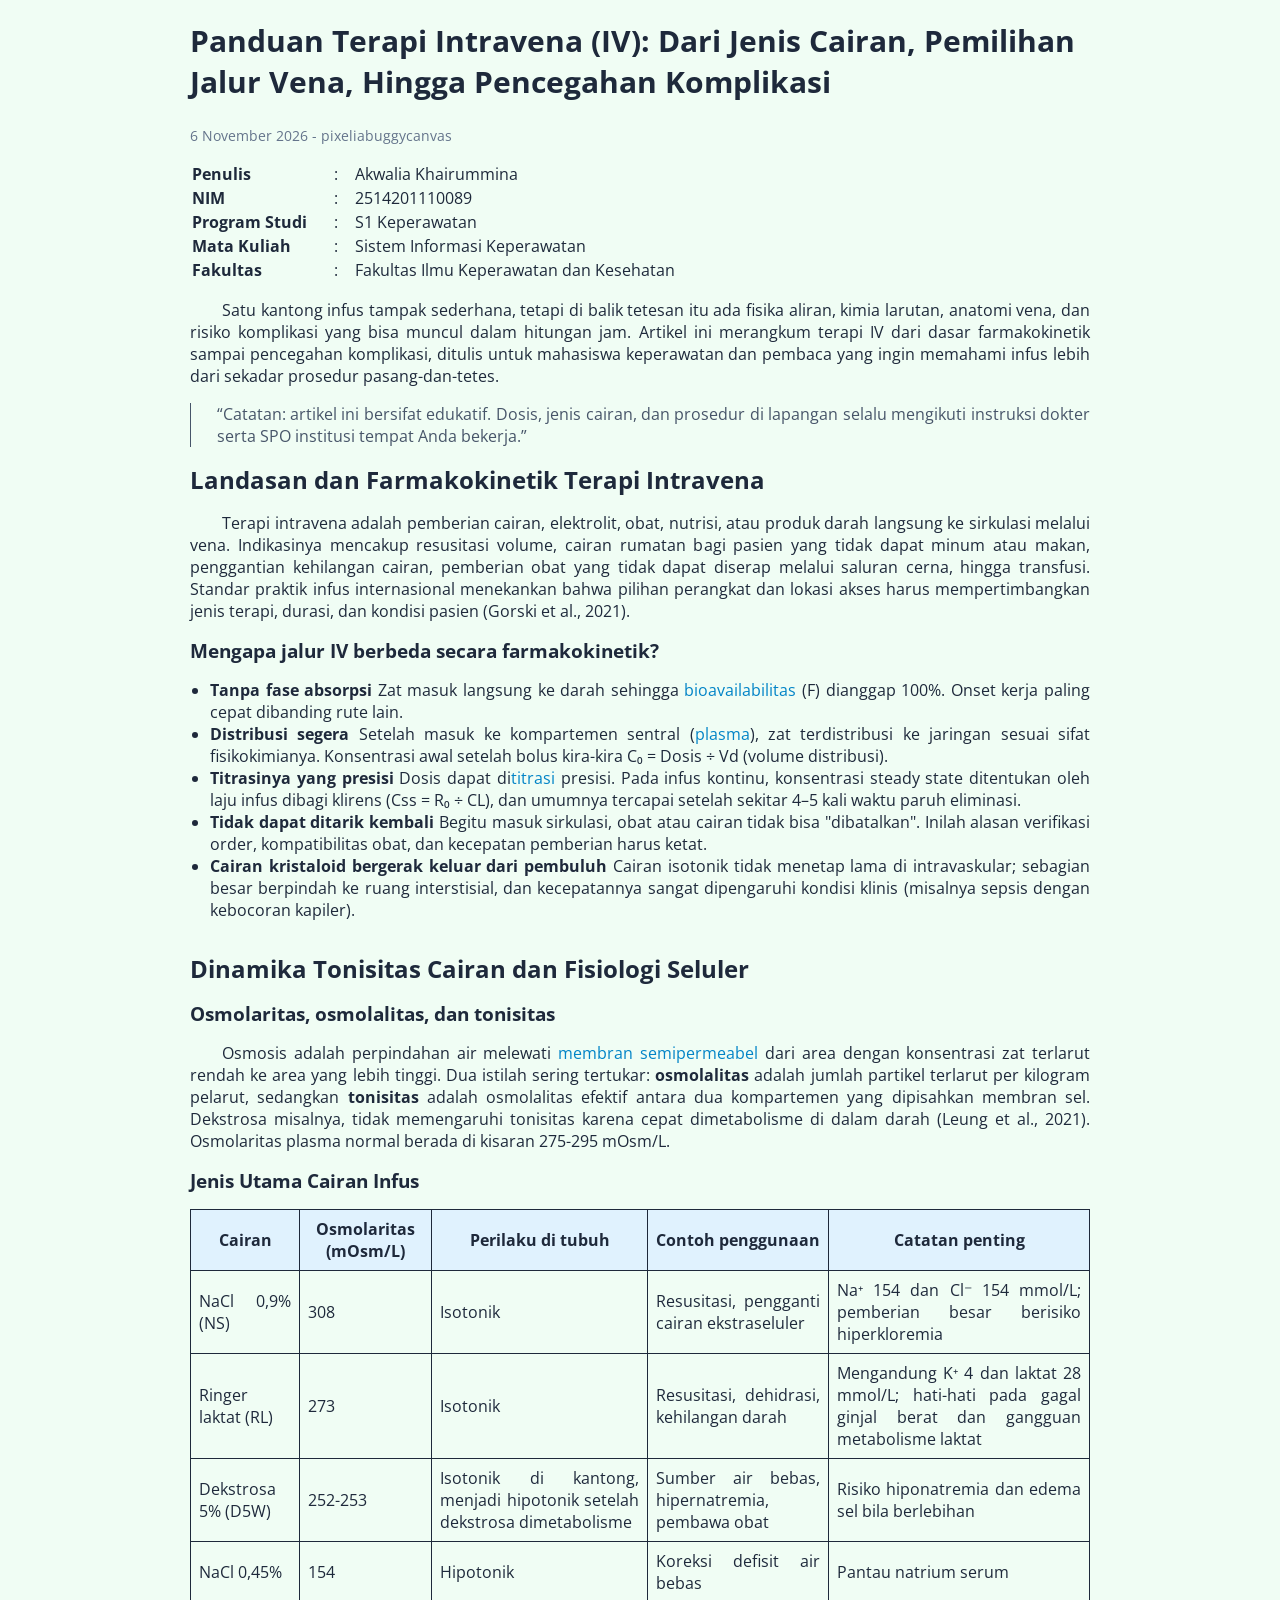
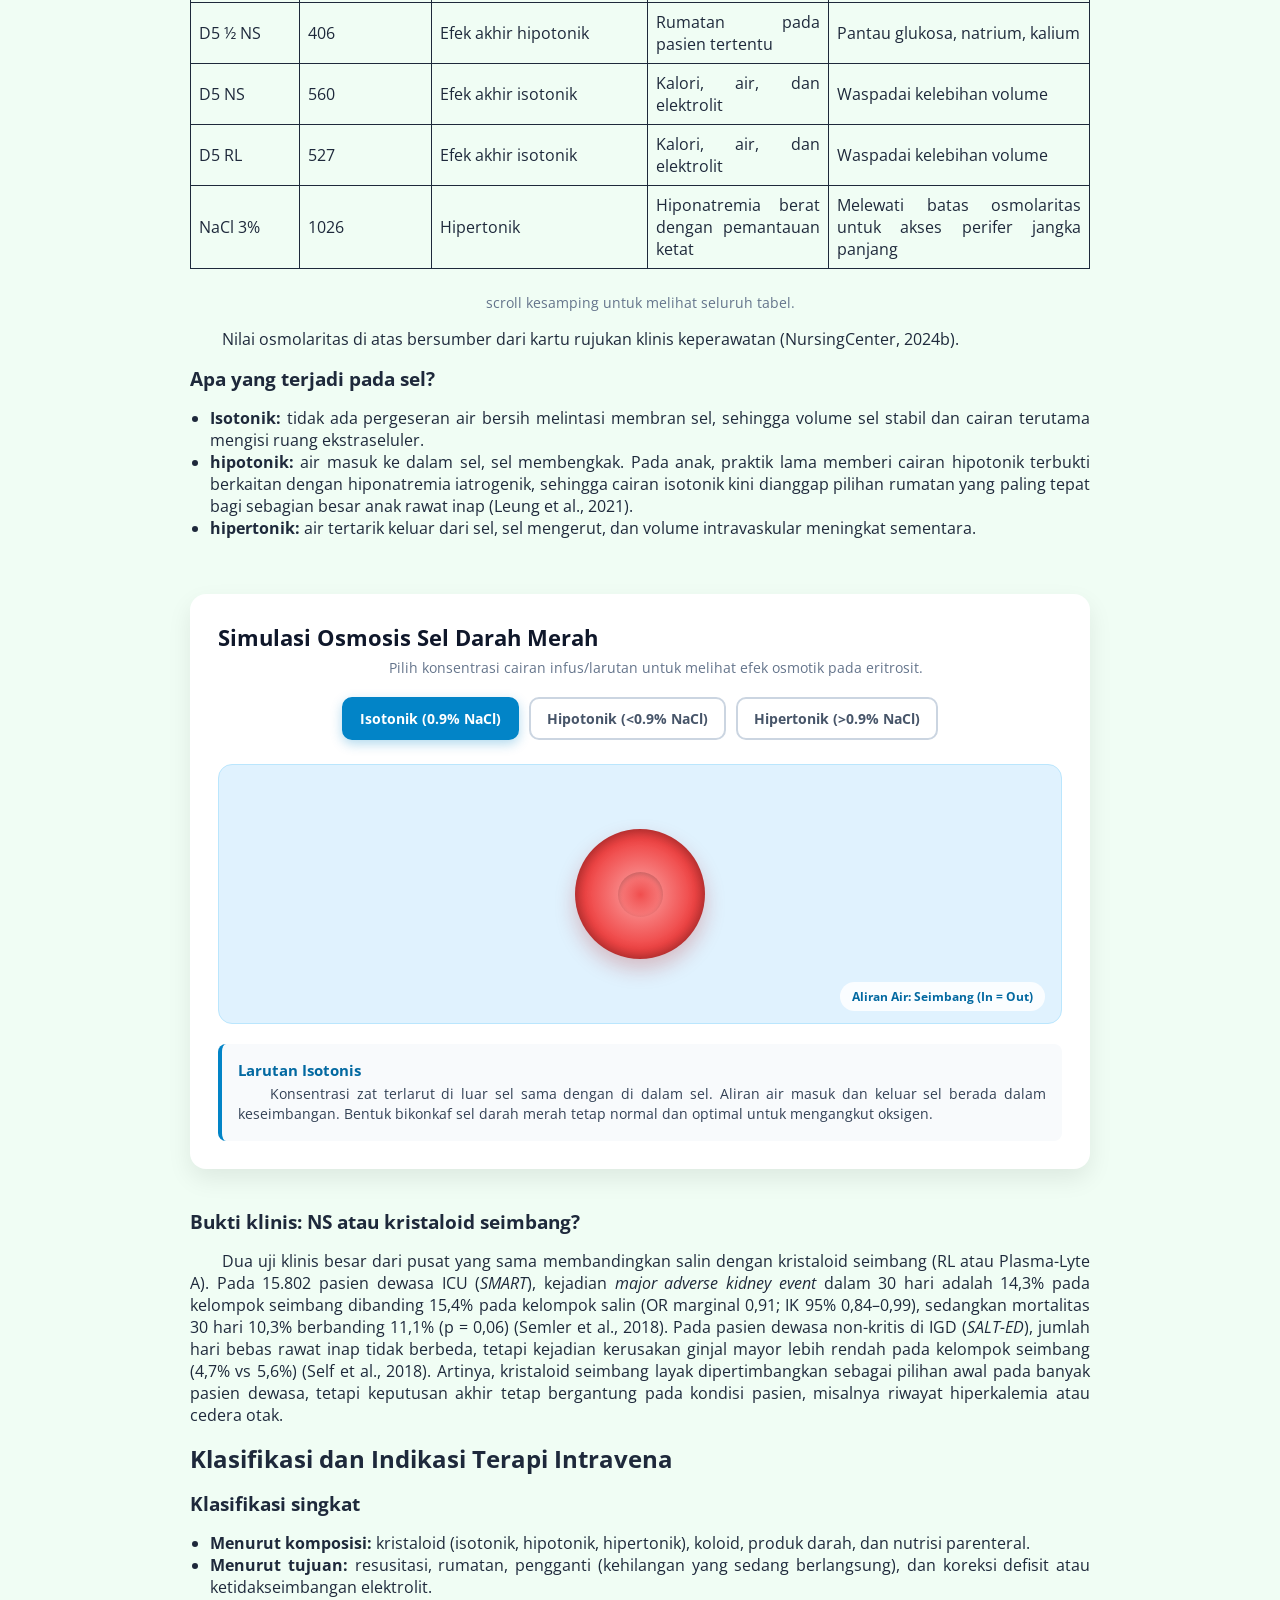
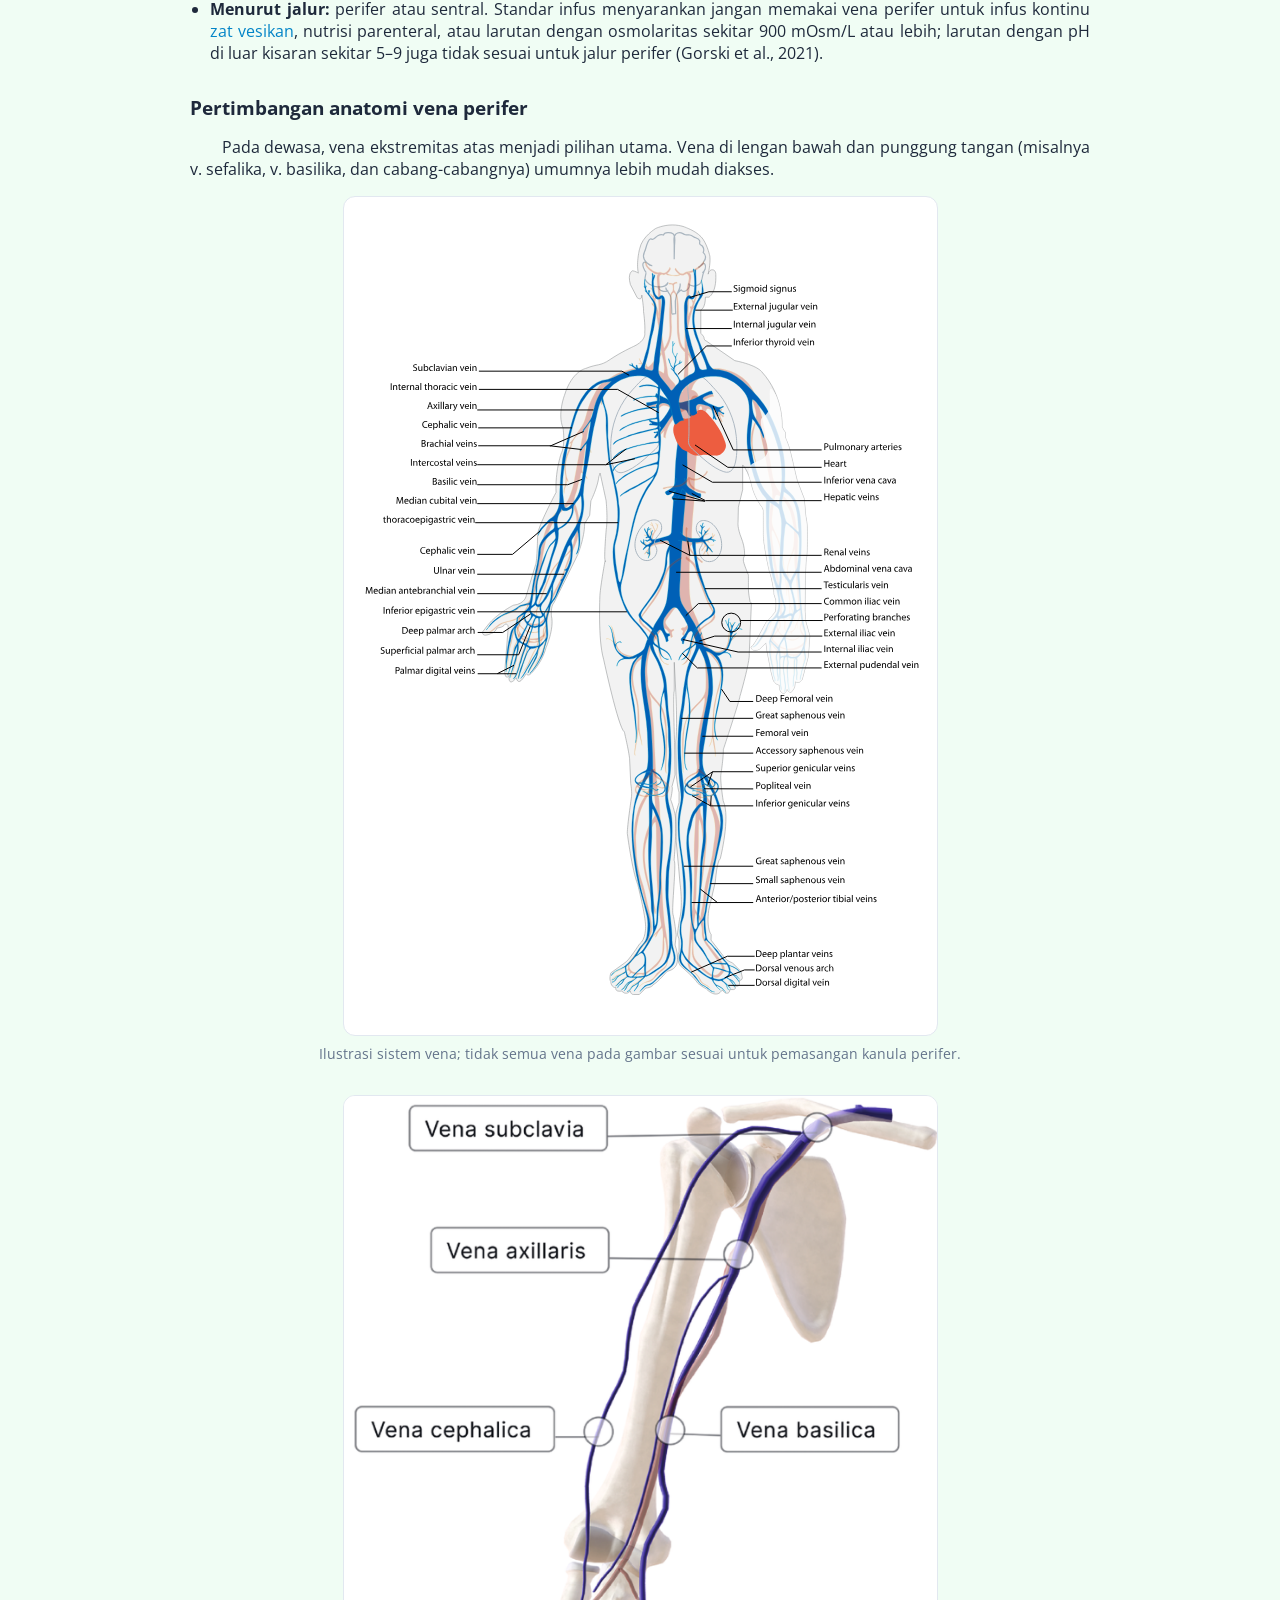
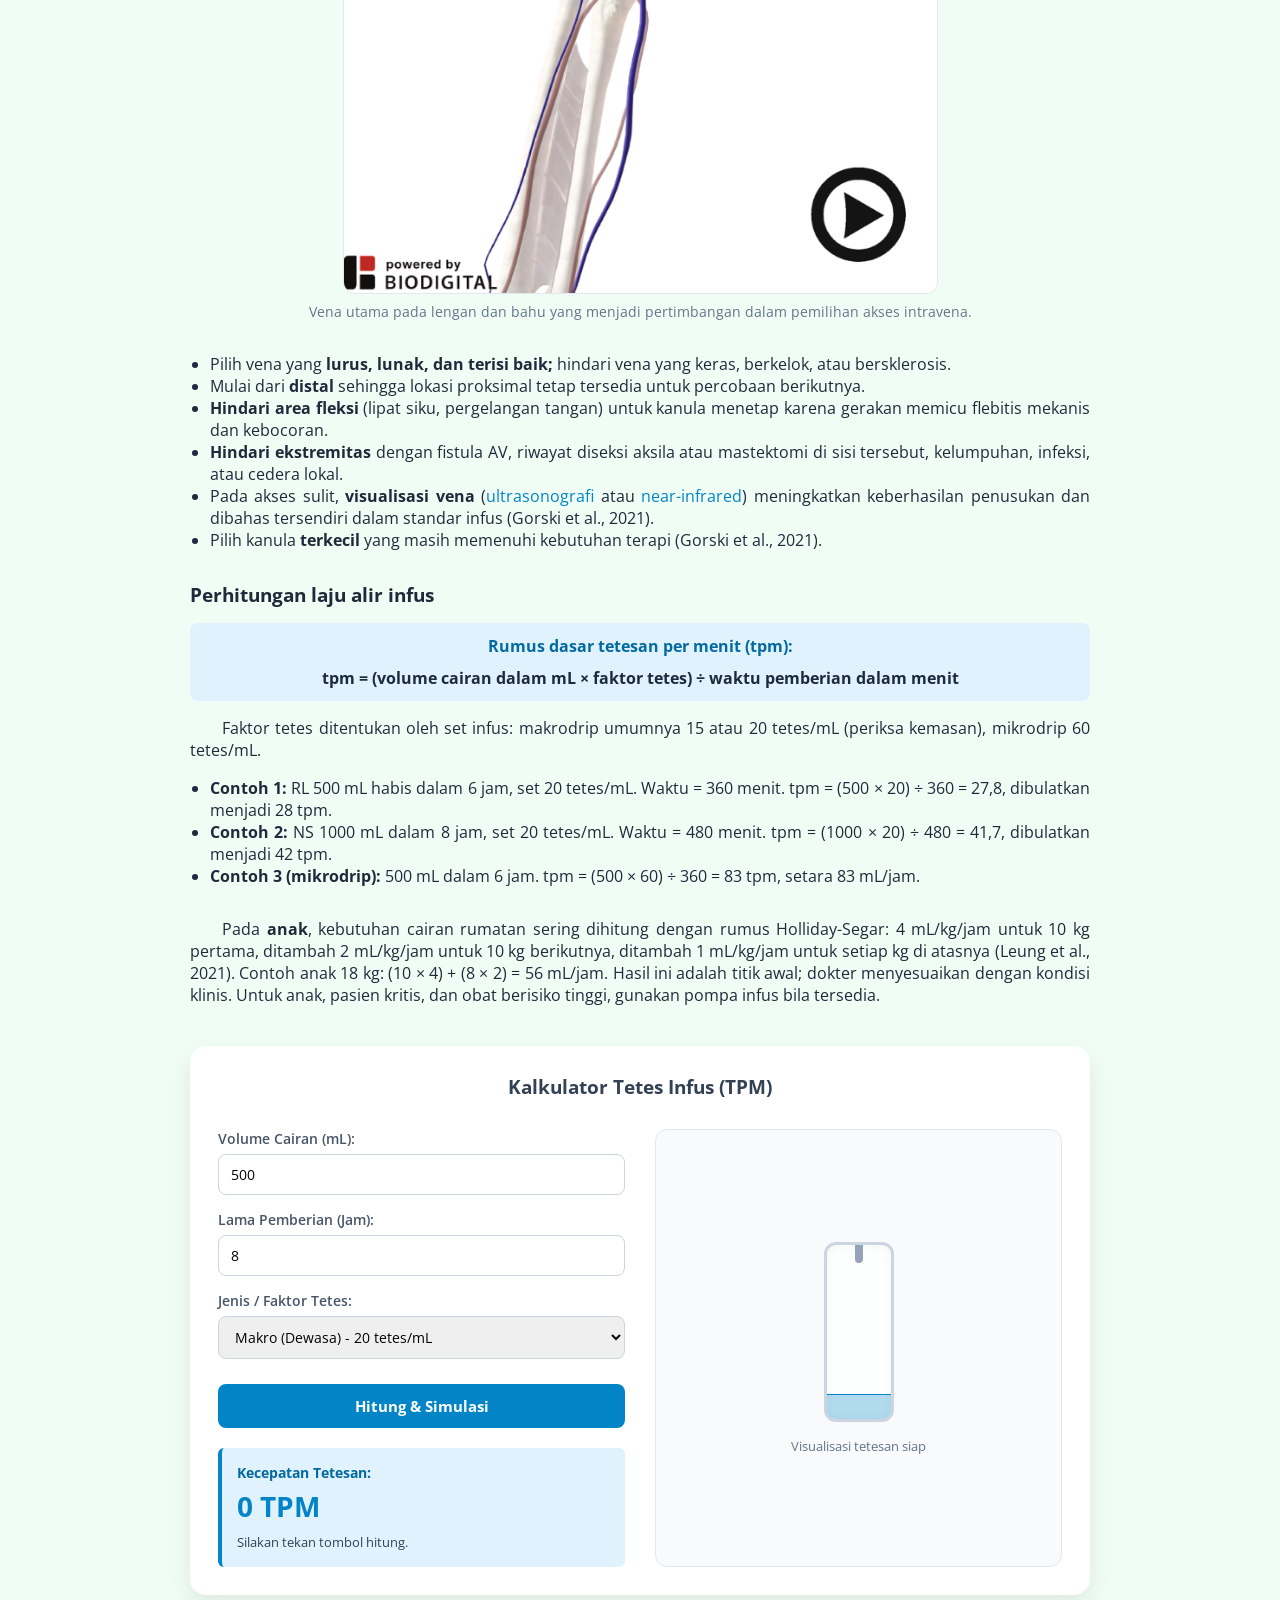
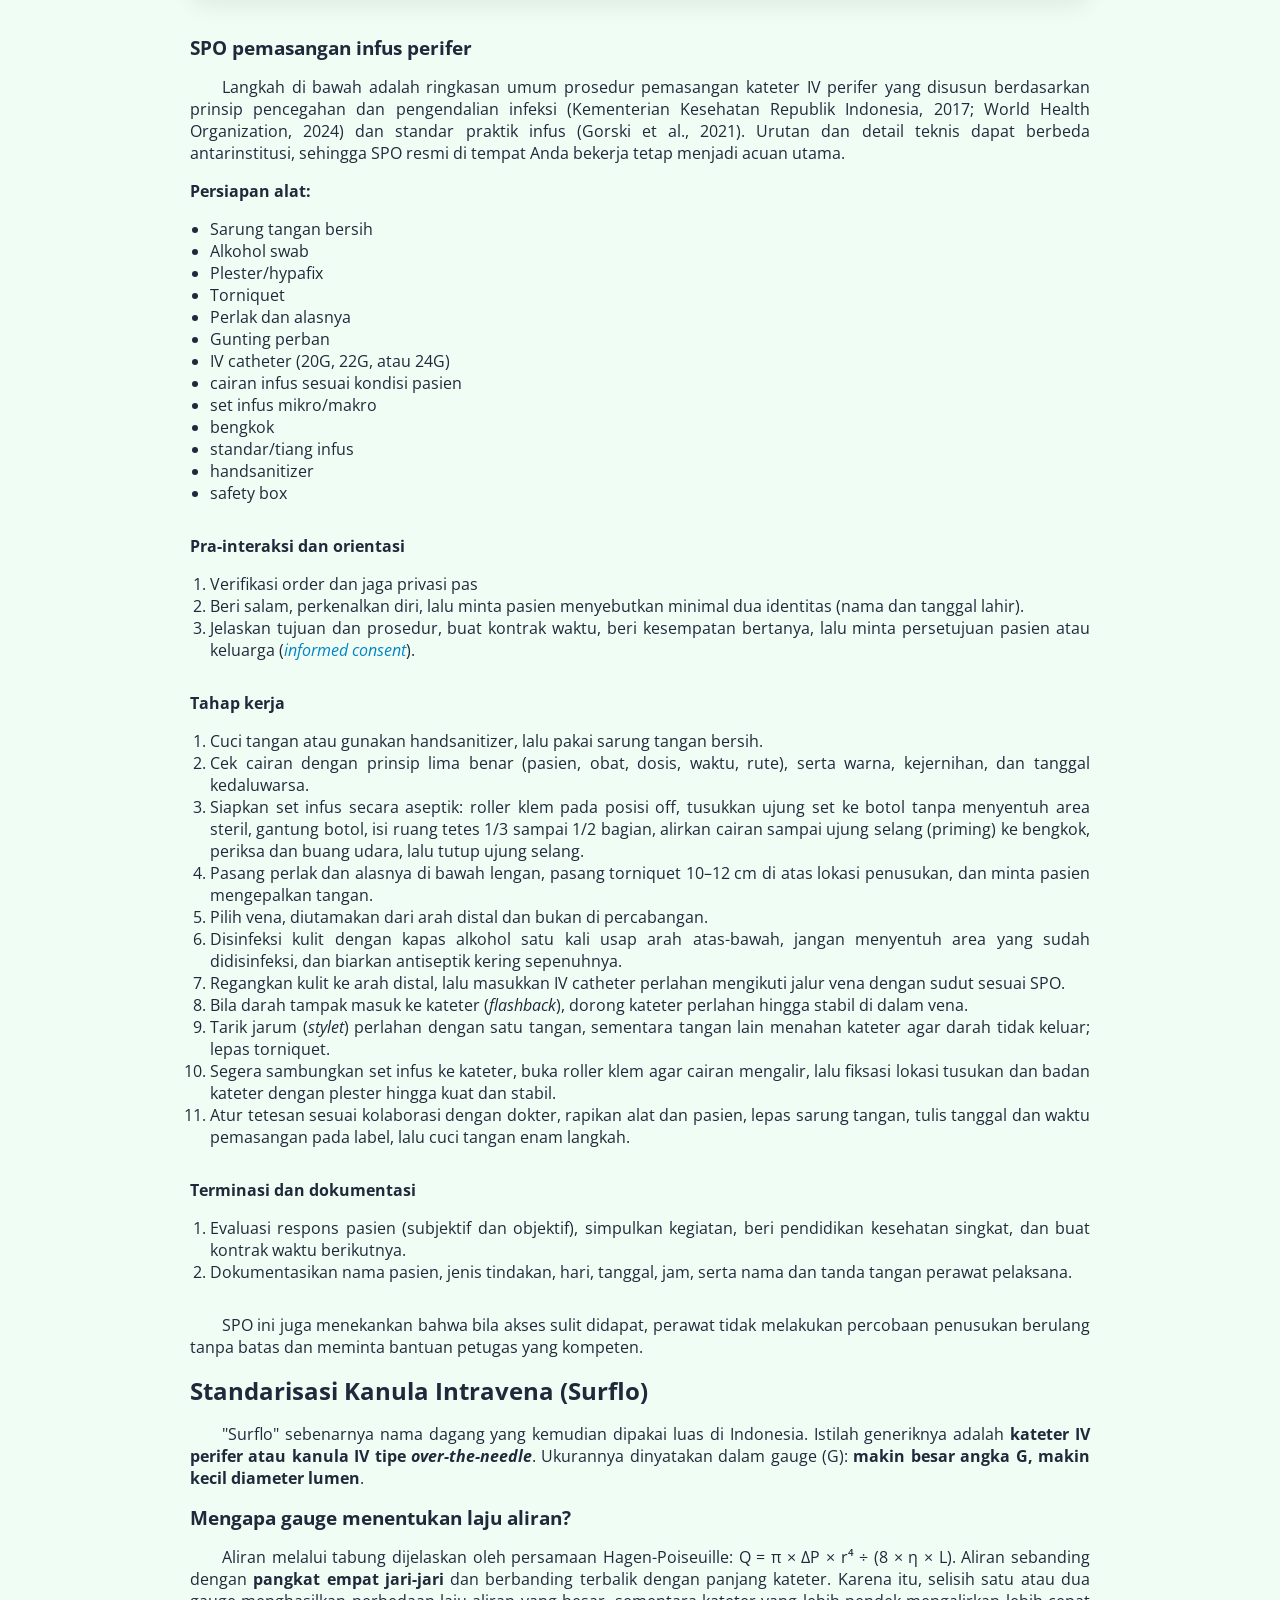
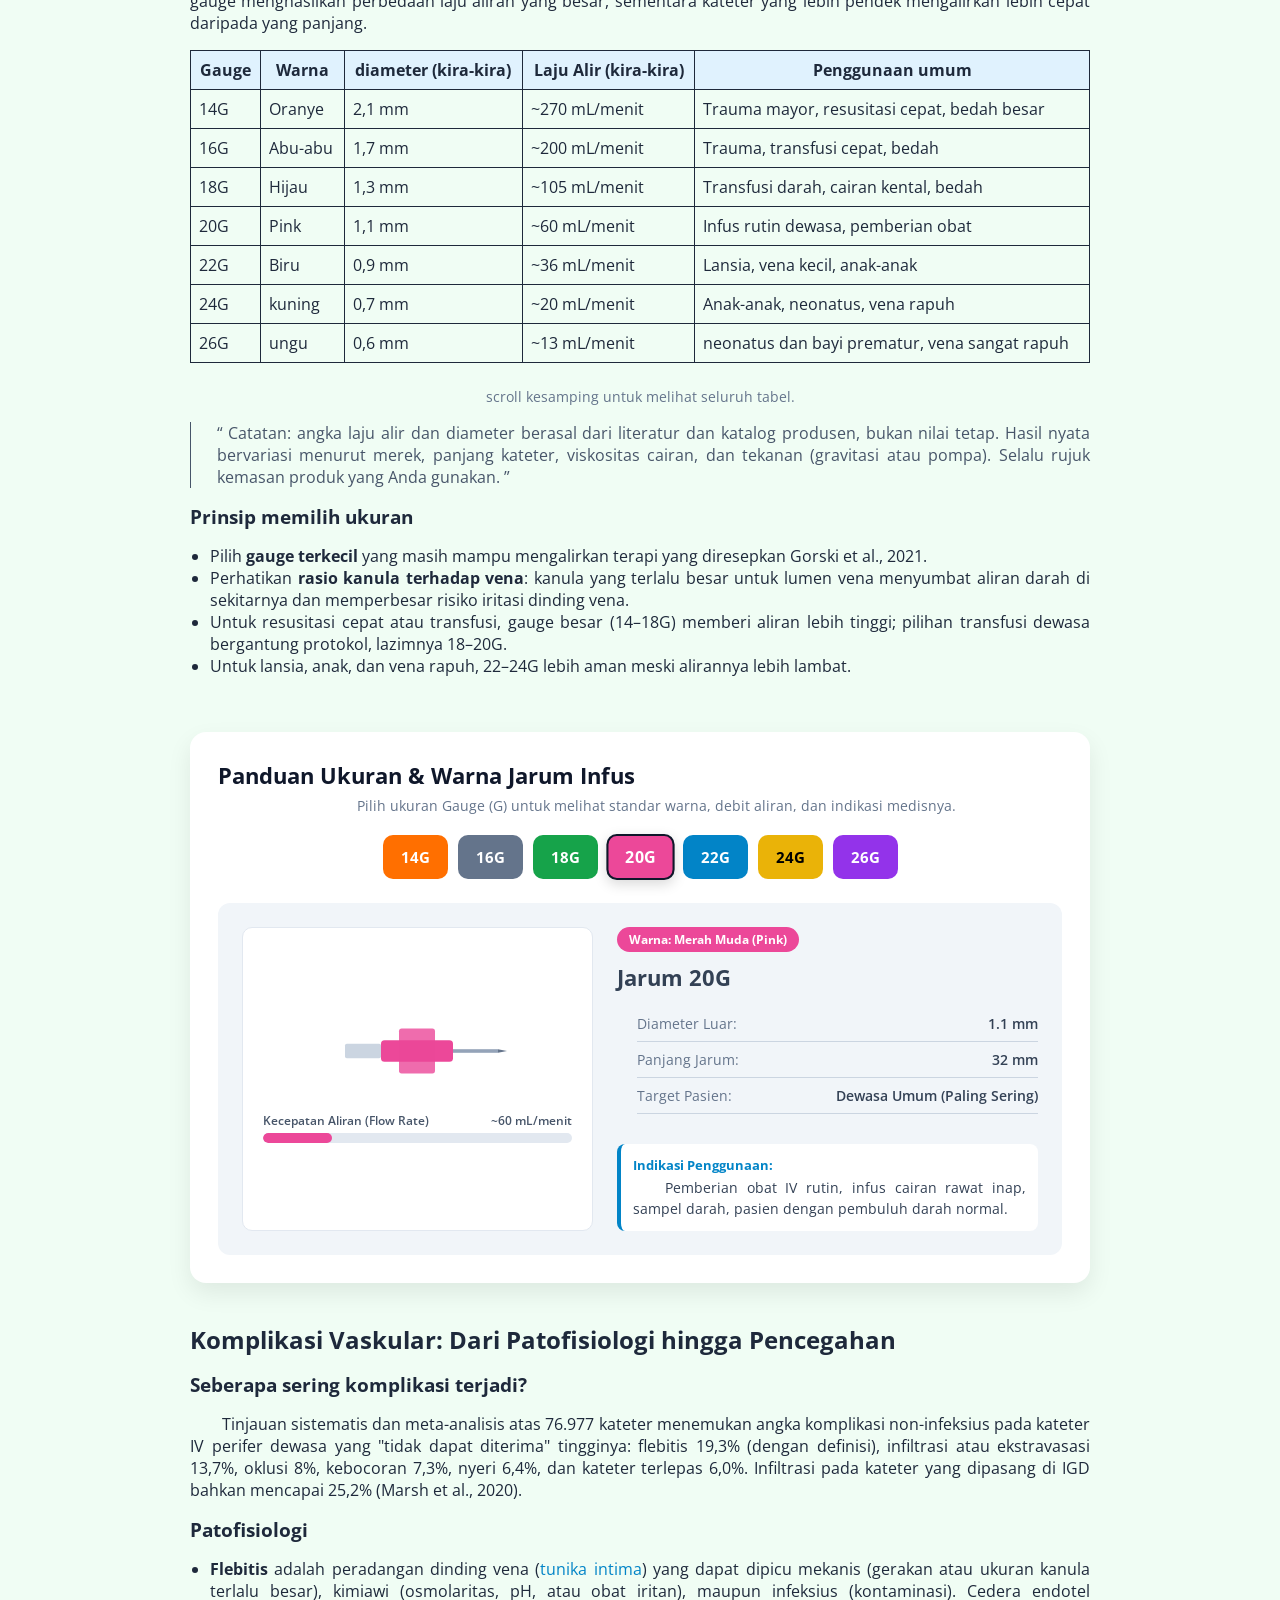
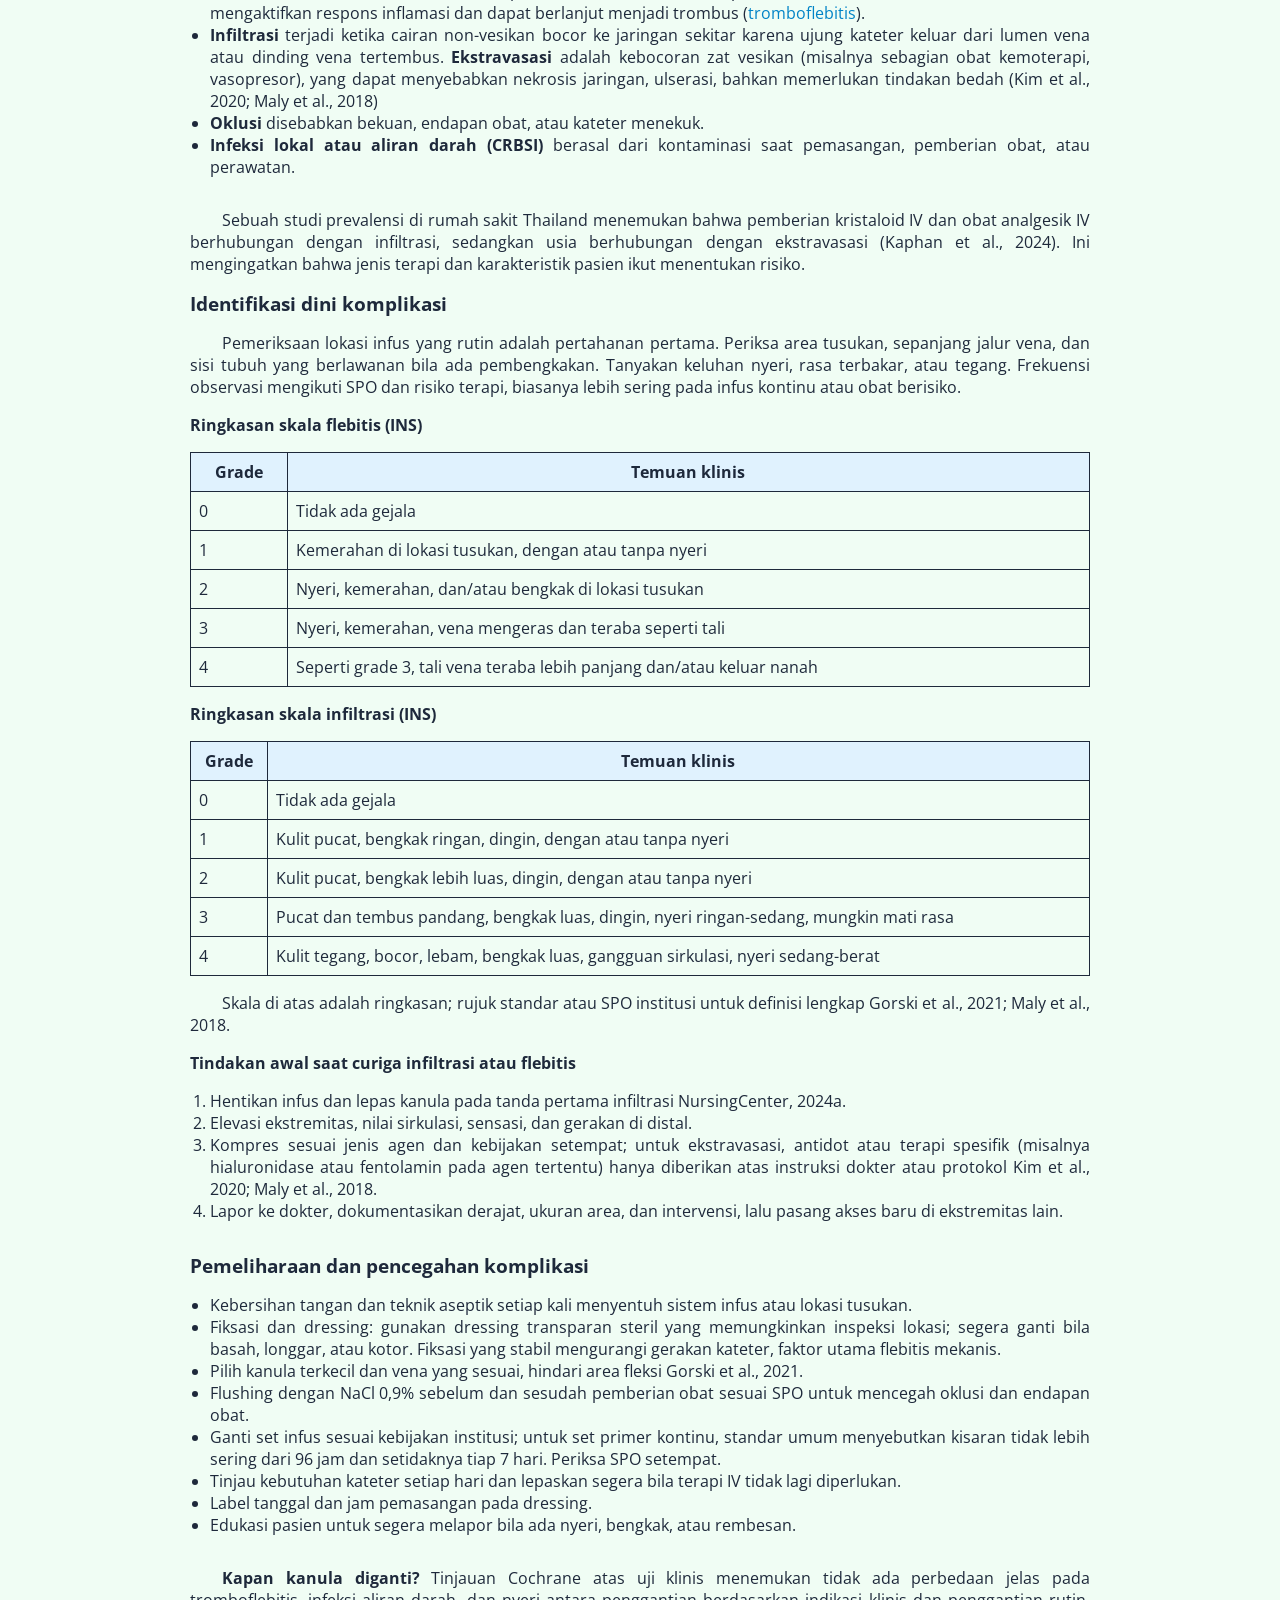
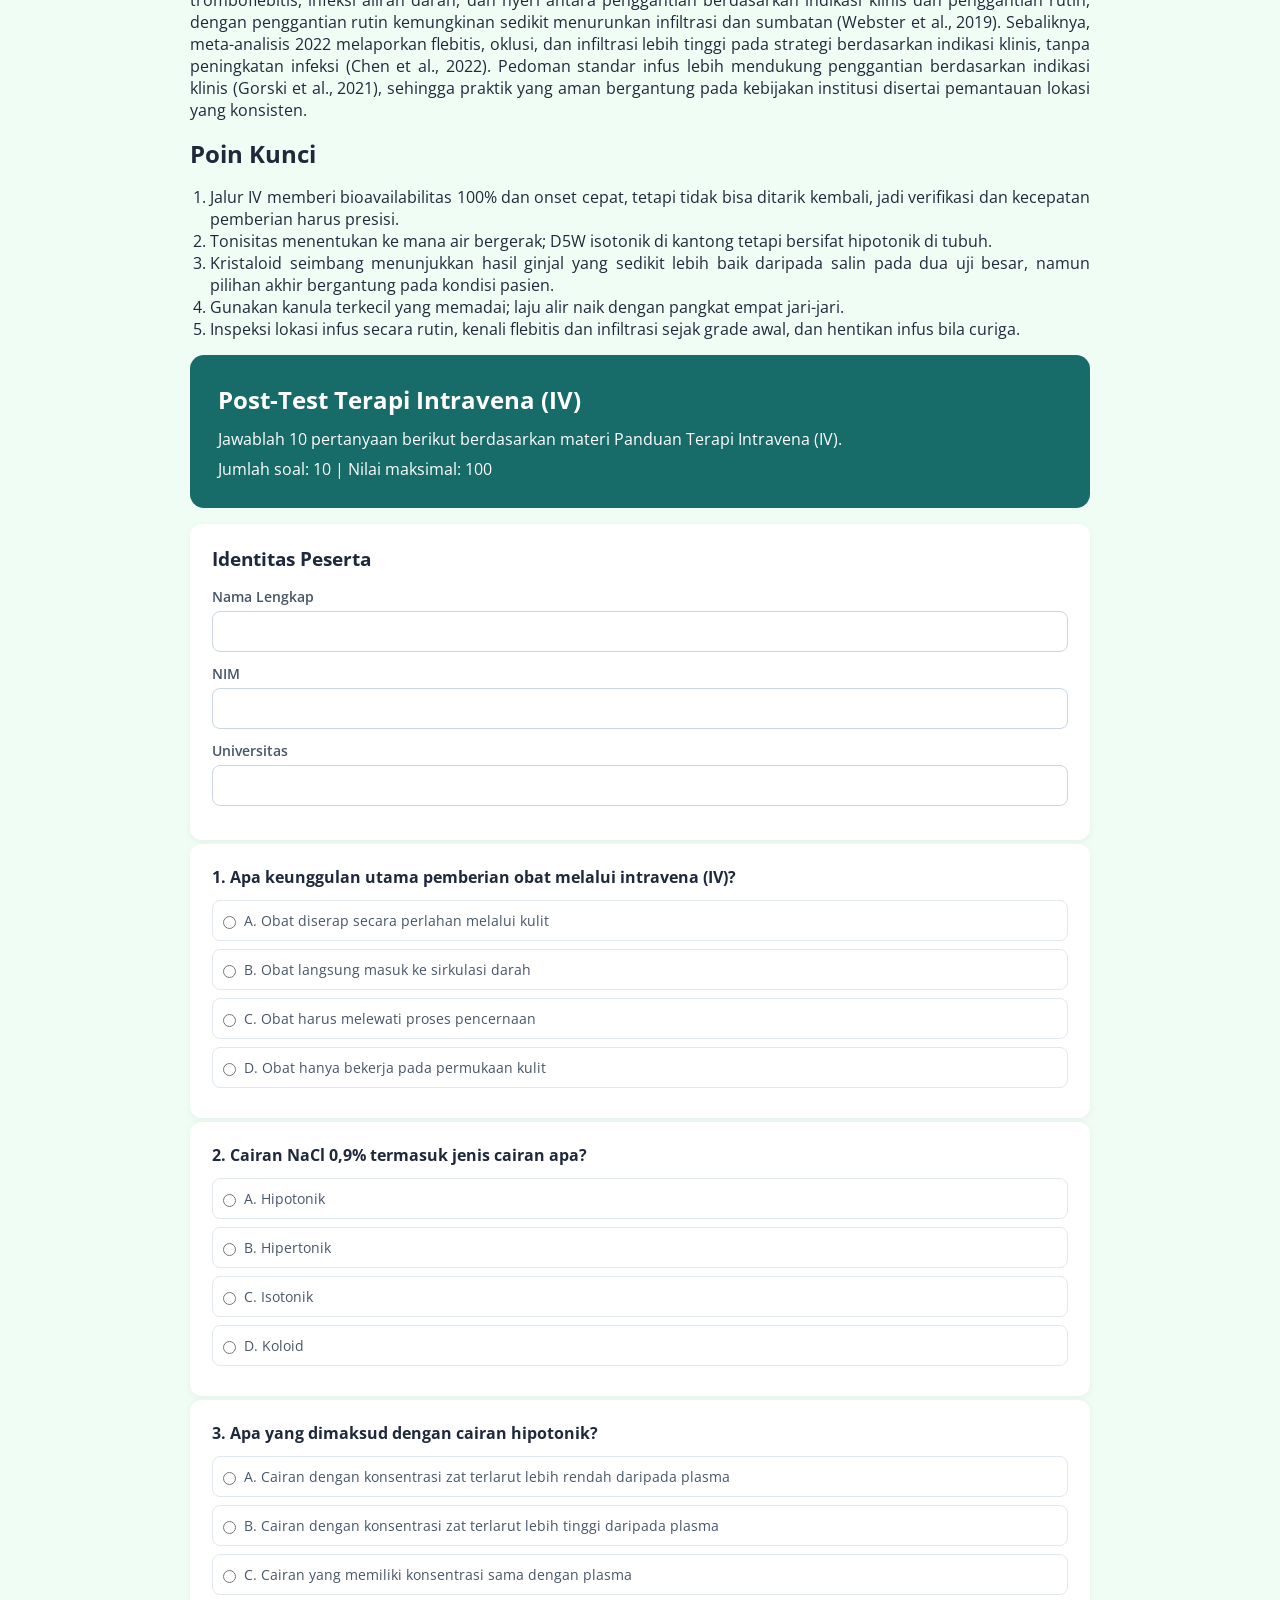
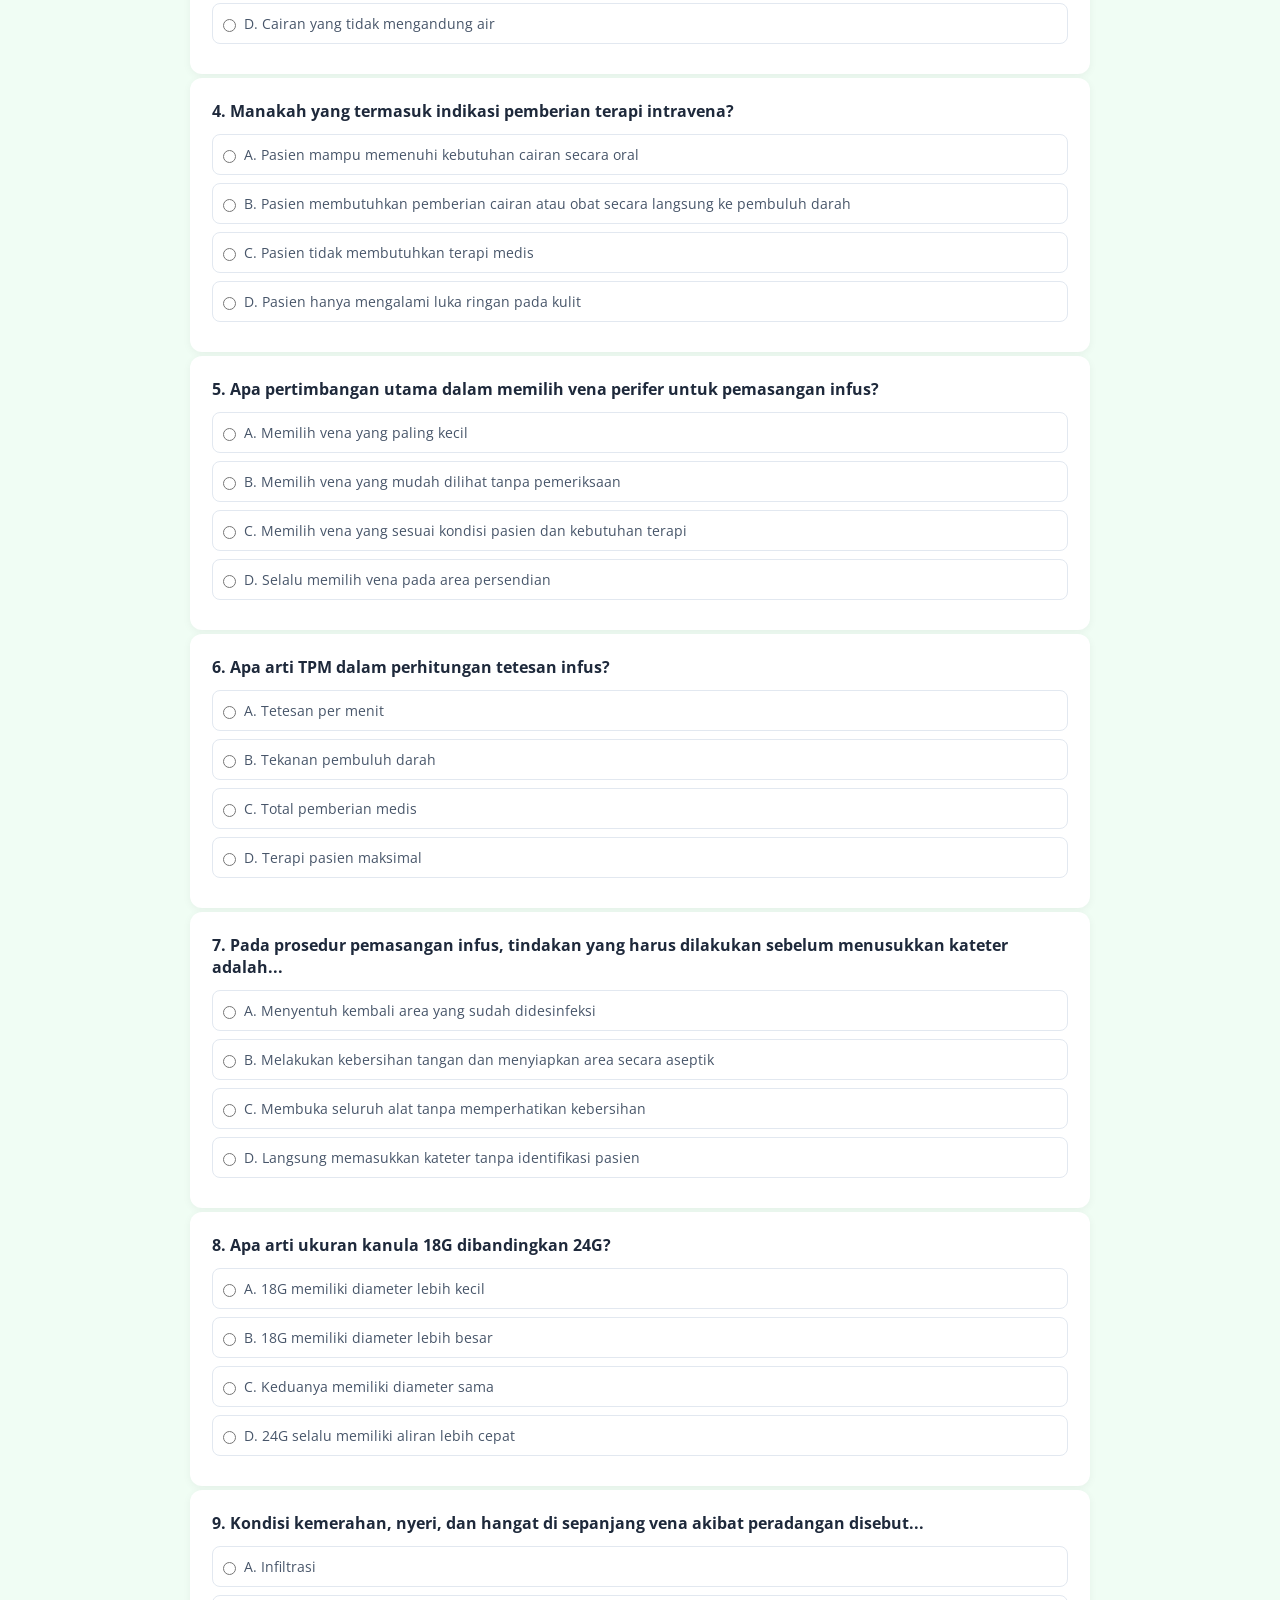
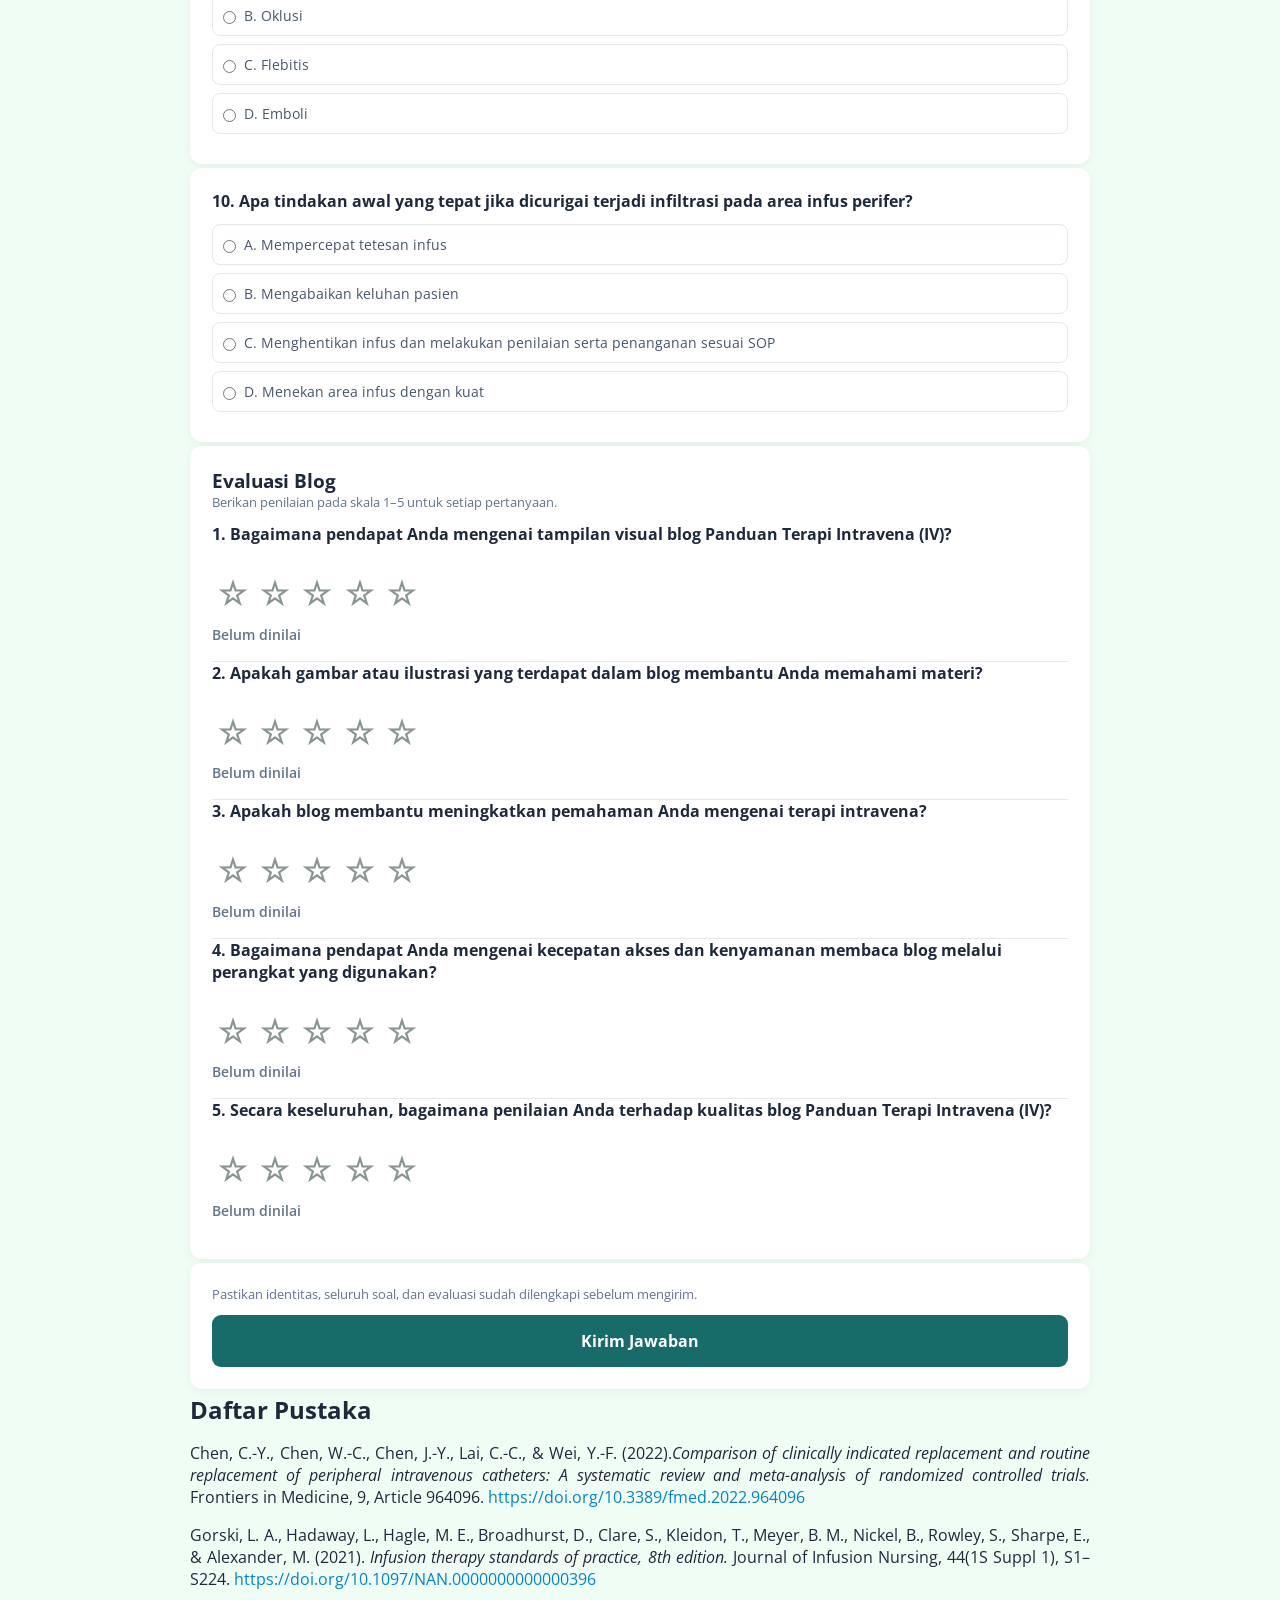
<file: index.html>
<!doctype html>
<html lang="en">
  <head>
    <meta charset="UTF-8" />
    <meta name="viewport" content="width=device-width, initial-scale=1.0" />
    <title>
      Panduan Terapi Intravena (IV): Dari Jenis Cairan, Pemilihan Jalur Vena,
      Hingga Pencegahan Komplikasi
    </title>
    <link href="./css/style.css" rel="stylesheet" />
    <link rel="preconnect" href="https://fonts.googleapis.com" />
    <link rel="preconnect" href="https://fonts.gstatic.com" crossorigin />
    <link
      href="https://fonts.googleapis.com/css2?family=Open+Sans:ital,wght@0,300..800;1,300..800&display=swap"
      rel="stylesheet"
    />
  </head>
  <body>
    <section class="blog-content">
      <h1>
        Panduan Terapi Intravena (IV): Dari Jenis Cairan, Pemilihan Jalur Vena,
        Hingga Pencegahan Komplikasi
      </h1>
      <figcaption style="text-align: left">
        6 November 2026 - pixeliabuggycanvas
      </figcaption>
      <table class="author-info">
        <tr>
          <td class="title">Penulis</td>
          <td>:</td>
          <td class="text">Akwalia Khairummina</td>
        </tr>
        <tr>
          <td class="title">NIM</td>
          <td>:</td>
          <td class="text">2514201110089</td>
        </tr>
        <tr>
          <td class="title">Program Studi</td>
          <td>:</td>
          <td class="text">S1 Keperawatan</td>
        </tr>
        <tr>
          <td class="title">Mata Kuliah</td>
          <td>:</td>
          <td class="text">Sistem Informasi Keperawatan</td>
        </tr>
        <tr>
          <td class="title">Fakultas</td>
          <td>:</td>
          <td class="text">Fakultas Ilmu Keperawatan dan Kesehatan</td>
        </tr>
      </table>

      <p>
        Satu kantong infus tampak sederhana, tetapi di balik tetesan itu ada
        fisika aliran, kimia larutan, anatomi vena, dan risiko komplikasi yang
        bisa muncul dalam hitungan jam. Artikel ini merangkum terapi IV dari
        dasar farmakokinetik sampai pencegahan komplikasi, ditulis untuk
        mahasiswa keperawatan dan pembaca yang ingin memahami infus lebih dari
        sekadar prosedur pasang-dan-tetes.
      </p>
      <q
        >Catatan: artikel ini bersifat edukatif. Dosis, jenis cairan, dan
        prosedur di lapangan selalu mengikuti instruksi dokter serta SPO
        institusi tempat Anda bekerja.</q
      >
      <h2>Landasan dan Farmakokinetik Terapi Intravena</h2>
      <p>
        Terapi intravena adalah pemberian cairan, elektrolit, obat, nutrisi,
        atau produk darah langsung ke sirkulasi melalui vena. Indikasinya
        mencakup resusitasi volume, cairan rumatan bagi pasien yang tidak dapat
        minum atau makan, penggantian kehilangan cairan, pemberian obat yang
        tidak dapat diserap melalui saluran cerna, hingga transfusi. Standar
        praktik infus internasional menekankan bahwa pilihan perangkat dan
        lokasi akses harus mempertimbangkan jenis terapi, durasi, dan kondisi
        pasien
        <a class="cite" href="#blog-references"> (Gorski et al., 2021)</a>.
      </p>
      <h3>Mengapa jalur IV berbeda secara farmakokinetik?</h3>
      <ul>
        <li>
          <b>Tanpa fase absorpsi</b> Zat masuk langsung ke darah sehingga
          <a href="https://id.wikipedia.org/wiki/Bioavailabilitas"
            >bioavailabilitas</a
          >
          (F) dianggap 100%. Onset kerja paling cepat dibanding rute lain.
        </li>
        <li>
          <b>Distribusi segera</b> Setelah masuk ke kompartemen sentral (<a
            href="https://id.wikipedia.org/wiki/Plasma_darah"
            >plasma</a
          >), zat terdistribusi ke jaringan sesuai sifat fisikokimianya.
          Konsentrasi awal setelah bolus kira-kira C₀ = Dosis ÷ Vd (volume
          distribusi).
        </li>
        <li>
          <b>Titrasinya yang presisi</b> Dosis dapat di<a
            href="https://id.wikipedia.org/wiki/Titrasi"
            >titrasi</a
          >
          presisi. Pada infus kontinu, konsentrasi steady state ditentukan oleh
          laju infus dibagi klirens (Css = R₀ ÷ CL), dan umumnya tercapai
          setelah sekitar 4–5 kali waktu paruh eliminasi.
        </li>
        <li>
          <b>Tidak dapat ditarik kembali</b> Begitu masuk sirkulasi, obat atau
          cairan tidak bisa "dibatalkan". Inilah alasan verifikasi order,
          kompatibilitas obat, dan kecepatan pemberian harus ketat.
        </li>
        <li>
          <b>Cairan kristaloid bergerak keluar dari pembuluh</b> Cairan isotonik
          tidak menetap lama di intravaskular; sebagian besar berpindah ke ruang
          interstisial, dan kecepatannya sangat dipengaruhi kondisi klinis
          (misalnya sepsis dengan kebocoran kapiler).
        </li>
      </ul>
      <h2>Dinamika Tonisitas Cairan dan Fisiologi Seluler</h2>
      <h3>Osmolaritas, osmolalitas, dan tonisitas</h3>
      <p>
        Osmosis adalah perpindahan air melewati
        <a href="https://id.wikipedia.org/wiki/Membran_semipermeabel"
          >membran semipermeabel</a
        >
        dari area dengan konsentrasi zat terlarut rendah ke area yang lebih
        tinggi. Dua istilah sering tertukar:

        <b>osmolalitas</b>
        adalah jumlah partikel terlarut per kilogram pelarut, sedangkan
        <b>tonisitas</b>

        adalah osmolalitas efektif antara dua kompartemen yang dipisahkan
        membran sel. Dekstrosa misalnya, tidak memengaruhi tonisitas karena
        cepat dimetabolisme di dalam darah
        <a class="cite" href="#blog-references">(Leung et al., 2021)</a>.
        Osmolaritas plasma normal berada di kisaran 275-295 mOsm/L.
      </p>
      <h3>Jenis Utama Cairan Infus</h3>
      <div class="table-responsive">
        <table>
          <tr>
            <th>Cairan</th>
            <th>Osmolaritas (mOsm/L)</th>
            <th>Perilaku di tubuh</th>
            <th>Contoh penggunaan</th>
            <th>Catatan penting</th>
          </tr>
          <tr>
            <td>NaCl 0,9% (NS)</td>
            <td>308</td>
            <td>Isotonik</td>
            <td>Resusitasi, pengganti cairan ekstraseluler</td>
            <td>
              Na⁺ 154 dan Cl⁻ 154 mmol/L; pemberian besar berisiko hiperkloremia
            </td>
          </tr>
          <tr>
            <td>Ringer laktat (RL)</td>
            <td>273</td>
            <td>Isotonik</td>
            <td>Resusitasi, dehidrasi, kehilangan darah</td>
            <td>
              Mengandung K⁺ 4 dan laktat 28 mmol/L; hati-hati pada gagal ginjal
              berat dan gangguan metabolisme laktat
            </td>
          </tr>
          <tr>
            <td>Dekstrosa 5% (D5W)</td>
            <td>252-253</td>
            <td>
              Isotonik di kantong, menjadi hipotonik setelah dekstrosa
              dimetabolisme
            </td>
            <td>Sumber air bebas, hipernatremia, pembawa obat</td>
            <td>Risiko hiponatremia dan edema sel bila berlebihan</td>
          </tr>
          <tr>
            <td>NaCl 0,45%</td>
            <td>154</td>
            <td>Hipotonik</td>
            <td>Koreksi defisit air bebas</td>
            <td>Pantau natrium serum</td>
          </tr>
          <tr>
            <td>D5 ½ NS</td>
            <td>406</td>
            <td>Efek akhir hipotonik</td>
            <td>Rumatan pada pasien tertentu</td>
            <td>Pantau glukosa, natrium, kalium</td>
          </tr>
          <tr>
            <td>D5 NS</td>
            <td>560</td>
            <td>Efek akhir isotonik</td>
            <td>Kalori, air, dan elektrolit</td>
            <td>Waspadai kelebihan volume</td>
          </tr>
          <tr>
            <td>D5 RL</td>
            <td>527</td>
            <td>Efek akhir isotonik</td>
            <td>Kalori, air, dan elektrolit</td>
            <td>Waspadai kelebihan volume</td>
          </tr>
          <tr>
            <td>NaCl 3%</td>
            <td>1026</td>
            <td>Hipertonik</td>
            <td>Hiponatremia berat dengan pemantauan ketat</td>
            <td>
              Melewati batas osmolaritas untuk akses perifer jangka panjang
            </td>
          </tr>
        </table>
      </div>
      <figcaption>scroll kesamping untuk melihat seluruh tabel.</figcaption>
      <p style="text-align: left">
        Nilai osmolaritas di atas bersumber dari kartu rujukan klinis
        keperawatan (NursingCenter, 2024b).
      </p>
      <h3>Apa yang terjadi pada sel?</h3>
      <ul>
        <li>
          <b>Isotonik:</b> tidak ada pergeseran air bersih melintasi membran
          sel, sehingga volume sel stabil dan cairan terutama mengisi ruang
          ekstraseluler.
        </li>
        <li>
          <b>hipotonik:</b> air masuk ke dalam sel, sel membengkak. Pada anak,
          praktik lama memberi cairan hipotonik terbukti berkaitan dengan
          hiponatremia iatrogenik, sehingga cairan isotonik kini dianggap
          pilihan rumatan yang paling tepat bagi sebagian besar anak rawat inap
          <a class="cite" href="#blog-references">(Leung et al., 2021)</a>.
        </li>
        <li>
          <b>hipertonik:</b> air tertarik keluar dari sel, sel mengerut, dan
          volume intravaskular meningkat sementara.
        </li>
      </ul>

      <section
        class="osmosis-simulator"
        id="osmosis-simulator"
        aria-labelledby="osmosis-title"
      >
        <div class="osmosis-card">
          <header class="osmosis-header">
            <h3 id="osmosis-title">Simulasi Osmosis Sel Darah Merah</h3>
            <p>
              Pilih konsentrasi cairan infus/larutan untuk melihat efek osmotik
              pada eritrosit.
            </p>
          </header>
          <div
            class="osmosis-controls"
            role="group"
            aria-label="Pilih jenis larutan"
          >
            <button
              class="osmosis-button active"
              type="button"
              data-solution="isotonic"
              aria-pressed="true"
            >
              Isotonik (0.9% NaCl)
            </button>
            <button
              class="osmosis-button"
              type="button"
              data-solution="hypotonic"
              aria-pressed="false"
            >
              Hipotonik (&lt;0.9% NaCl)
            </button>
            <button
              class="osmosis-button"
              type="button"
              data-solution="hypertonic"
              aria-pressed="false"
            >
              Hipertonik (&gt;0.9% NaCl)
            </button>
          </div>
          <div class="osmosis-environment" id="osmosis-environment">
            <div class="osmosis-cell isotonic" id="osmosis-cell"></div>
            <div class="osmosis-water-flow" id="osmosis-water-flow">
              Aliran Air: Seimbang (In = Out)
            </div>
          </div>
          <div class="osmosis-info">
            <h4 id="osmosis-info-title">Larutan Isotonis</h4>
            <p id="osmosis-info-desc">
              Konsentrasi zat terlarut di luar sel sama dengan di dalam sel.
              Aliran air masuk dan keluar sel berada dalam keseimbangan. Bentuk
              bikonkaf sel darah merah tetap normal dan optimal untuk mengangkut
              oksigen.
            </p>
          </div>
        </div>
      </section>

      <h3>Bukti klinis: NS atau kristaloid seimbang?</h3>
      <p>
        Dua uji klinis besar dari pusat yang sama membandingkan salin dengan
        kristaloid seimbang (RL atau Plasma-Lyte A). Pada 15.802 pasien dewasa
        ICU (<a class="cite" href="#blog-references"><i>SMART</i></a
        >), kejadian <i>major adverse kidney event</i> dalam 30 hari adalah
        14,3% pada kelompok seimbang dibanding 15,4% pada kelompok salin (OR
        marginal 0,91; IK 95% 0,84–0,99), sedangkan mortalitas 30 hari 10,3%
        berbanding 11,1% (p = 0,06)
        <a class="cite" href="#blog-references">(Semler et al., 2018)</a>. Pada
        pasien dewasa non-kritis di IGD (<i>SALT-ED</i>), jumlah hari bebas
        rawat inap tidak berbeda, tetapi kejadian kerusakan ginjal mayor lebih
        rendah pada kelompok seimbang (4,7% vs 5,6%)
        <a class="cite" href="#blog-references">(Self et al., 2018)</a>.
        Artinya, kristaloid seimbang layak dipertimbangkan sebagai pilihan awal
        pada banyak pasien dewasa, tetapi keputusan akhir tetap bergantung pada
        kondisi pasien, misalnya riwayat hiperkalemia atau cedera otak.
      </p>
      <h2>Klasifikasi dan Indikasi Terapi Intravena</h2>
      <h3>Klasifikasi singkat</h3>
      <ul>
        <li>
          <b>Menurut komposisi:</b> kristaloid (isotonik, hipotonik,
          hipertonik), koloid, produk darah, dan nutrisi parenteral.
        </li>
        <li>
          <b>Menurut tujuan:</b> resusitasi, rumatan, pengganti (kehilangan yang
          sedang berlangsung), dan koreksi defisit atau ketidakseimbangan
          elektrolit.
        </li>
        <li>
          <b>Menurut jalur: </b>perifer atau sentral. Standar infus menyarankan
          jangan memakai vena perifer untuk infus kontinu
          <a href="https://id.wikipedia.org/wiki/Vinblastina">zat vesikan</a>,
          nutrisi parenteral, atau larutan dengan osmolaritas sekitar 900 mOsm/L
          atau lebih; larutan dengan pH di luar kisaran sekitar 5–9 juga tidak
          sesuai untuk jalur perifer (Gorski et al., 2021).
        </li>
      </ul>
      <h3>Pertimbangan anatomi vena perifer</h3>

      <p>
        Pada dewasa, vena ekstremitas atas menjadi pilihan utama. Vena di lengan
        bawah dan punggung tangan (misalnya v. sefalika, v. basilika, dan
        cabang-cabangnya) umumnya lebih mudah diakses.
      </p>
      <figure class="anatomy-image">
        <img
          src="./img/venous-system-en.svg"
          alt="Ilustrasi sistem vena pada tubuh manusia."
        />
        <figcaption>
          Ilustrasi sistem vena; tidak semua vena pada gambar sesuai untuk
          pemasangan kanula perifer.
        </figcaption>
      </figure>
      <figure class="anatomy-image">
        <img
          src="./img/vena-lengan.png"
          alt="Ilustrasi vena ekstremitas atas: vena subklavia, aksilaris, sefalika, dan basilika."
        />
        <figcaption>
          Vena utama pada lengan dan bahu yang menjadi pertimbangan dalam
          pemilihan akses intravena.
        </figcaption>
      </figure>
      <ul>
        <li>
          Pilih vena yang <b>lurus, lunak, dan terisi baik;</b> hindari vena
          yang keras, berkelok, atau bersklerosis.
        </li>
        <li>
          Mulai dari <b>distal</b> sehingga lokasi proksimal tetap tersedia
          untuk percobaan berikutnya.
        </li>
        <li>
          <b>Hindari area fleksi</b> (lipat siku, pergelangan tangan) untuk
          kanula menetap karena gerakan memicu flebitis mekanis dan kebocoran.
        </li>
        <li>
          <b>Hindari ekstremitas </b>dengan fistula AV, riwayat diseksi aksila
          atau mastektomi di sisi tersebut, kelumpuhan, infeksi, atau cedera
          lokal.
        </li>
        <li>
          Pada akses sulit, <b>visualisasi vena</b> (<a
            href="https://id.wikipedia.org/wiki/Ultrasonografi_medis"
            >ultrasonografi</a
          >
          atau
          <a
            href="https://id.wikipedia.org/wiki/Spektroskopi_Inframerah-Dekat#Kedokteran"
            >near-infrared</a
          >) meningkatkan keberhasilan penusukan dan dibahas tersendiri dalam
          standar infus
          <a class="cite" href="#blog-references">(Gorski et al., 2021)</a>.
        </li>
        <li>
          Pilih kanula <b>terkecil</b> yang masih memenuhi kebutuhan terapi
          <a class="cite" href="#blog-references">(Gorski et al., 2021)</a>.
        </li>
      </ul>
      <h3>Perhitungan laju alir infus</h3>
      <div class="formula-box">
        <strong>Rumus dasar tetesan per menit (tpm):</strong>
        <b
          >tpm = (volume cairan dalam mL × faktor tetes) ÷ waktu pemberian dalam
          menit</b
        >
      </div>

      <p>
        Faktor tetes ditentukan oleh set infus: makrodrip umumnya 15 atau 20
        tetes/mL (periksa kemasan), mikrodrip 60 tetes/mL.
      </p>
      <ul>
        <li>
          <b>Contoh 1:</b> RL 500 mL habis dalam 6 jam, set 20 tetes/mL. Waktu =
          360 menit. tpm = (500 × 20) ÷ 360 = 27,8, dibulatkan menjadi 28 tpm.
        </li>
        <li>
          <b>Contoh 2:</b> NS 1000 mL dalam 8 jam, set 20 tetes/mL. Waktu = 480
          menit. tpm = (1000 × 20) ÷ 480 = 41,7, dibulatkan menjadi 42 tpm.
        </li>
        <li>
          <b>Contoh 3 (mikrodrip):</b> 500 mL dalam 6 jam. tpm = (500 × 60) ÷
          360 = 83 tpm, setara 83 mL/jam.
        </li>
      </ul>
      <p>
        Pada <b>anak</b>, kebutuhan cairan rumatan sering dihitung dengan rumus
        Holliday-Segar: 4 mL/kg/jam untuk 10 kg pertama, ditambah 2 mL/kg/jam
        untuk 10 kg berikutnya, ditambah 1 mL/kg/jam untuk setiap kg di atasnya
        <a class="cite" href="#blog-references">(Leung et al., 2021)</a>. Contoh
        anak 18 kg: (10 × 4) + (8 × 2) = 56 mL/jam. Hasil ini adalah titik awal;
        dokter menyesuaikan dengan kondisi klinis. Untuk anak, pasien kritis,
        dan obat berisiko tinggi, gunakan pompa infus bila tersedia.
      </p>

      <section class="calculator-section" aria-labelledby="calculator-title">
        <div class="calculator-card">
          <div class="calculator-layout">
            <h3 id="calculator-title" class="kalkulator-header">
              Kalkulator Tetes Infus (TPM)
            </h3>
            <!-- KOLOM KIRI: FORM INPUT -->
            <div class="calculator-form">
              <div class="form-group">
                <label for="volume">Volume Cairan (mL):</label>
                <input
                  type="number"
                  id="volume"
                  placeholder="Contoh: 500"
                  value="500"
                />
              </div>
              <div class="form-group">
                <label for="waktu">Lama Pemberian (Jam):</label>
                <input
                  type="number"
                  id="waktu"
                  placeholder="Contoh: 8"
                  value="8"
                />
              </div>
              <div class="form-group">
                <label for="faktor">Jenis / Faktor Tetes:</label>
                <select id="faktor">
                  <option value="20">Makro (Dewasa) - 20 tetes/mL</option>
                  <option value="15">Makro (Dewasa) - 15 tetes/mL</option>
                  <option value="60">
                    Mikro (Anak/Pediatrik) - 60 tetes/mL
                  </option>
                </select>
              </div>
              <button type="button" onclick="hitungTPM()">
                Hitung &amp; Simulasi
              </button>
              <!-- HASIL PERHITUNGAN -->
              <div class="result-box">
                <h4>Kecepatan Tetesan:</h4>
                <div class="result-value" id="res-tpm">0 TPM</div>
                <small id="res-detik">Silakan tekan tombol hitung.</small>
              </div>
            </div>
            <!-- KOLOM KANAN: ANIMASI VISUALISASI -->
            <div class="visualizer">
              <div class="drip-chamber">
                <div class="nozzle"></div>

                <!-- Icon Air Tetesan (SVG) -->
                <svg id="drop" class="water-drop" viewBox="0 0 24 24">
                  <path d="M12 2.69l5.66 5.66a8 8 0 1 1-11.31 0z" />
                </svg>
                <div class="liquid-pool"></div>
              </div>
              <div class="visual-status" id="visual-status">
                Visualisasi tetesan siap
              </div>
            </div>
          </div>
        </div>
      </section>

      <h3>SPO pemasangan infus perifer</h3>
      <p>
        Langkah di bawah adalah ringkasan umum prosedur pemasangan kateter IV
        perifer yang disusun berdasarkan prinsip pencegahan dan pengendalian
        infeksi
        <a class="cite" href="#blog-references"
          >(Kementerian Kesehatan Republik Indonesia, 2017; World Health
          Organization, 2024)</a
        >
        dan standar praktik infus
        <a class="cite" href="#blog-references">(Gorski et al., 2021)</a>.
        Urutan dan detail teknis dapat berbeda antarinstitusi, sehingga SPO
        resmi di tempat Anda bekerja tetap menjadi acuan utama.
      </p>
      <h4>Persiapan alat:</h4>
      <ul>
        <li>Sarung tangan bersih</li>
        <li>Alkohol swab</li>
        <li>Plester/hypafix</li>
        <li>Torniquet</li>
        <li>Perlak dan alasnya</li>
        <li>Gunting perban</li>
        <li>IV catheter (20G, 22G, atau 24G)</li>
        <li>cairan infus sesuai kondisi pasien</li>
        <li>set infus mikro/makro</li>
        <li>bengkok</li>
        <li>standar/tiang infus</li>
        <li>handsanitizer</li>
        <li>safety box</li>
      </ul>
      <h4>Pra-interaksi dan orientasi</h4>
      <ol>
        <li>Verifikasi order dan jaga privasi pas</li>
        <li>
          Beri salam, perkenalkan diri, lalu minta pasien menyebutkan minimal
          dua identitas (nama dan tanggal lahir).
        </li>
        <li>
          Jelaskan tujuan dan prosedur, buat kontrak waktu, beri kesempatan
          bertanya, lalu minta persetujuan pasien atau keluarga (<a
            href="https://en.wikipedia.org/wiki/Informed_consent"
            ><i>informed consent</i></a
          >).
        </li>
      </ol>

      <h4>Tahap kerja</h4>
      <ol>
        <li>
          Cuci tangan atau gunakan handsanitizer, lalu pakai sarung tangan
          bersih.
        </li>
        <li>
          Cek cairan dengan prinsip lima benar (pasien, obat, dosis, waktu,
          rute), serta warna, kejernihan, dan tanggal kedaluwarsa.
        </li>
        <li>
          Siapkan set infus secara aseptik: roller klem pada posisi off,
          tusukkan ujung set ke botol tanpa menyentuh area steril, gantung
          botol, isi ruang tetes 1/3 sampai 1/2 bagian, alirkan cairan sampai
          ujung selang (priming) ke bengkok, periksa dan buang udara, lalu tutup
          ujung selang.
        </li>
        <li>
          Pasang perlak dan alasnya di bawah lengan, pasang torniquet 10–12 cm
          di atas lokasi penusukan, dan minta pasien mengepalkan tangan.
        </li>
        <li>
          Pilih vena, diutamakan dari arah distal dan bukan di percabangan.
        </li>
        <li>
          Disinfeksi kulit dengan kapas alkohol satu kali usap arah atas-bawah,
          jangan menyentuh area yang sudah didisinfeksi, dan biarkan antiseptik
          kering sepenuhnya.
        </li>
        <li>
          Regangkan kulit ke arah distal, lalu masukkan IV catheter perlahan
          mengikuti jalur vena dengan sudut sesuai SPO.
        </li>
        <li>
          Bila darah tampak masuk ke kateter (<i>flashback</i>), dorong kateter
          perlahan hingga stabil di dalam vena.
        </li>
        <li>
          Tarik jarum (<i>stylet</i>) perlahan dengan satu tangan, sementara
          tangan lain menahan kateter agar darah tidak keluar; lepas torniquet.
        </li>
        <li>
          Segera sambungkan set infus ke kateter, buka roller klem agar cairan
          mengalir, lalu fiksasi lokasi tusukan dan badan kateter dengan plester
          hingga kuat dan stabil.
        </li>
        <li>
          Atur tetesan sesuai kolaborasi dengan dokter, rapikan alat dan pasien,
          lepas sarung tangan, tulis tanggal dan waktu pemasangan pada label,
          lalu cuci tangan enam langkah.
        </li>
      </ol>

      <h4>Terminasi dan dokumentasi</h4>
      <ol>
        <li>
          Evaluasi respons pasien (subjektif dan objektif), simpulkan kegiatan,
          beri pendidikan kesehatan singkat, dan buat kontrak waktu berikutnya.
        </li>
        <li>
          Dokumentasikan nama pasien, jenis tindakan, hari, tanggal, jam, serta
          nama dan tanda tangan perawat pelaksana.
        </li>
      </ol>
      <p>
        SPO ini juga menekankan bahwa bila akses sulit didapat, perawat tidak
        melakukan percobaan penusukan berulang tanpa batas dan meminta bantuan
        petugas yang kompeten.
      </p>

      <h2>Standarisasi Kanula Intravena (Surflo)</h2>
      <p>
        "Surflo" sebenarnya nama dagang yang kemudian dipakai luas di Indonesia.
        Istilah generiknya adalah
        <b>kateter IV perifer atau kanula IV tipe <i>over-the-needle</i></b
        >. Ukurannya dinyatakan dalam gauge (G):
        <b>makin besar angka G, makin kecil diameter lumen</b>.
      </p>
      <h3>Mengapa gauge menentukan laju aliran?</h3>
      <p>
        Aliran melalui tabung dijelaskan oleh persamaan Hagen-Poiseuille: Q = π
        × ΔP × r⁴ ÷ (8 × η × L). Aliran sebanding dengan
        <b>pangkat empat jari-jari</b> dan berbanding terbalik dengan panjang
        kateter. Karena itu, selisih satu atau dua gauge menghasilkan perbedaan
        laju aliran yang besar, sementara kateter yang lebih pendek mengalirkan
        lebih cepat daripada yang panjang.
      </p>
      <div class="table-responsive">
        <table>
          <tr>
            <th>Gauge</th>
            <th>Warna</th>
            <th>diameter (kira-kira)</th>
            <th>Laju Alir (kira-kira)</th>
            <th>Penggunaan umum</th>
          </tr>
          <tr>
            <td>14G</td>
            <td>Oranye</td>
            <td>2,1 mm</td>
            <td>~270 mL/menit</td>
            <td>Trauma mayor, resusitasi cepat, bedah besar</td>
          </tr>
          <tr>
            <td>16G</td>
            <td>Abu-abu</td>
            <td>1,7 mm</td>
            <td>~200 mL/menit</td>
            <td>Trauma, transfusi cepat, bedah</td>
          </tr>
          <tr>
            <td>18G</td>
            <td>Hijau</td>
            <td>1,3 mm</td>
            <td>~105 mL/menit</td>
            <td>Transfusi darah, cairan kental, bedah</td>
          </tr>
          <tr>
            <td>20G</td>
            <td>Pink</td>
            <td>1,1 mm</td>
            <td>~60 mL/menit</td>
            <td>Infus rutin dewasa, pemberian obat</td>
          </tr>
          <tr>
            <td>22G</td>
            <td>Biru</td>
            <td>0,9 mm</td>
            <td>~36 mL/menit</td>
            <td>Lansia, vena kecil, anak-anak</td>
          </tr>
          <tr>
            <td>24G</td>
            <td>kuning</td>
            <td>0,7 mm</td>
            <td>~20 mL/menit</td>
            <td>Anak-anak, neonatus, vena rapuh</td>
          </tr>
          <tr>
            <td>26G</td>
            <td>ungu</td>
            <td>0,6 mm</td>
            <td>~13 mL/menit</td>
            <td>neonatus dan bayi prematur, vena sangat rapuh</td>
          </tr>
        </table>
      </div>
      <figcaption>scroll kesamping untuk melihat seluruh tabel.</figcaption>
      <q>
        Catatan: angka laju alir dan diameter berasal dari literatur dan katalog
        produsen, bukan nilai tetap. Hasil nyata bervariasi menurut merek,
        panjang kateter, viskositas cairan, dan tekanan (gravitasi atau pompa).
        Selalu rujuk kemasan produk yang Anda gunakan.
      </q>
      <h3>Prinsip memilih ukuran</h3>
      <ul>
        <li>
          Pilih <b>gauge terkecil</b> yang masih mampu mengalirkan terapi yang
          diresepkan
          <a class="cite" href="#blog-references">Gorski et al., 2021</a>.
        </li>
        <li>
          Perhatikan <b>rasio kanula terhadap vena</b>: kanula yang terlalu
          besar untuk lumen vena menyumbat aliran darah di sekitarnya dan
          memperbesar risiko iritasi dinding vena.
        </li>
        <li>
          Untuk resusitasi cepat atau transfusi, gauge besar (14–18G) memberi
          aliran lebih tinggi; pilihan transfusi dewasa bergantung protokol,
          lazimnya 18–20G.
        </li>
        <li>
          Untuk lansia, anak, dan vena rapuh, 22–24G lebih aman meski alirannya
          lebih lambat.
        </li>
      </ul>

      <section
        class="gauge-guide"
        id="gauge-guide"
        aria-labelledby="gauge-guide-title"
      >
        <div class="gauge-card">
          <header class="gauge-header">
            <h3 id="gauge-guide-title">
              Panduan Ukuran &amp; Warna Jarum Infus
            </h3>
            <p>
              Pilih ukuran Gauge (G) untuk melihat standar warna, debit aliran,
              dan indikasi medisnya.
            </p>
          </header>
          <div
            class="gauge-selector"
            id="gauge-button-container"
            role="group"
            aria-label="Pilih ukuran gauge"
          ></div>
          <div class="gauge-display-grid">
            <div class="gauge-visual-box">
              <svg
                class="gauge-needle-svg"
                viewBox="0 0 200 80"
                role="img"
                aria-label="Ilustrasi warna hub kanula infus"
              >
                <rect x="140" y="38" width="50" height="4" fill="#94a3b8" />
                <polygon points="190,38 200,40 190,42" fill="#64748b" />
                <rect
                  id="gauge-hub-body"
                  x="60"
                  y="28"
                  width="80"
                  height="24"
                  rx="4"
                  fill="#ec4899"
                />
                <rect
                  id="gauge-hub-wing"
                  x="80"
                  y="15"
                  width="40"
                  height="50"
                  rx="3"
                  fill="#ec4899"
                  opacity="0.8"
                />
                <rect
                  x="20"
                  y="32"
                  width="40"
                  height="16"
                  rx="2"
                  fill="#cbd5e1"
                />
              </svg>
              <div class="gauge-flow-meter">
                <div class="gauge-flow-label">
                  <span>Kecepatan Aliran (Flow Rate)</span>
                  <span id="gauge-flow-text">0 mL/min</span>
                </div>
                <div class="gauge-progress-bg">
                  <div class="gauge-progress-fill" id="gauge-flow-bar"></div>
                </div>
              </div>
            </div>
            <div class="gauge-details-box">
              <span class="gauge-badge" id="gauge-badge">Warna Standar</span>
              <h4 id="gauge-title">--</h4>
              <ul class="gauge-spec-list">
                <li class="gauge-spec-item">
                  <span>Diameter Luar:</span>
                  <span id="gauge-spec-diameter">-</span>
                </li>
                <li class="gauge-spec-item">
                  <span>Panjang Jarum:</span>
                  <span id="gauge-spec-length">-</span>
                </li>
                <li class="gauge-spec-item">
                  <span>Target Pasien:</span>
                  <span id="gauge-spec-target">-</span>
                </li>
              </ul>
              <div class="gauge-indication-box">
                <h4>Indikasi Penggunaan:</h4>
                <p id="gauge-spec-indications">-</p>
              </div>
            </div>
          </div>
        </div>
      </section>

      <h2>Komplikasi Vaskular: Dari Patofisiologi hingga Pencegahan</h2>
      <h3>Seberapa sering komplikasi terjadi?</h3>
      <p>
        Tinjauan sistematis dan meta-analisis atas 76.977 kateter menemukan
        angka komplikasi non-infeksius pada kateter IV perifer dewasa yang
        "tidak dapat diterima" tingginya: flebitis 19,3% (dengan definisi),
        infiltrasi atau ekstravasasi 13,7%, oklusi 8%, kebocoran 7,3%, nyeri
        6,4%, dan kateter terlepas 6,0%. Infiltrasi pada kateter yang dipasang
        di IGD bahkan mencapai 25,2% (Marsh et al., 2020).
      </p>
      <h3>Patofisiologi</h3>
      <ul>
        <li>
          <b>Flebitis</b> adalah peradangan dinding vena (<a
            href="https://id.wikipedia.org/wiki/Tunika_intima"
            >tunika intima</a
          >) yang dapat dipicu mekanis (gerakan atau ukuran kanula terlalu
          besar), kimiawi (osmolaritas, pH, atau obat iritan), maupun infeksius
          (kontaminasi). Cedera endotel mengaktifkan respons inflamasi dan dapat
          berlanjut menjadi trombus (<a
            href="https://id.wikipedia.org/wiki/Tromboflebitis"
            >tromboflebitis</a
          >).
        </li>
        <li>
          <b>Infiltrasi</b> terjadi ketika cairan non-vesikan bocor ke jaringan
          sekitar karena ujung kateter keluar dari lumen vena atau dinding vena
          tertembus. <b>Ekstravasasi</b> adalah kebocoran zat vesikan (misalnya
          sebagian obat kemoterapi, vasopresor), yang dapat menyebabkan nekrosis
          jaringan, ulserasi, bahkan memerlukan tindakan bedah
          <a class="cite" href="#blog-references"
            >(Kim et al., 2020; Maly et al., 2018)</a
          >
        </li>
        <li>
          <b>Oklusi</b> disebabkan bekuan, endapan obat, atau kateter menekuk.
        </li>
        <li>
          <b>Infeksi lokal atau aliran darah (CRBSI)</b> berasal dari
          kontaminasi saat pemasangan, pemberian obat, atau perawatan.
        </li>
      </ul>
      <p>
        Sebuah studi prevalensi di rumah sakit Thailand menemukan bahwa
        pemberian kristaloid IV dan obat analgesik IV berhubungan dengan
        infiltrasi, sedangkan usia berhubungan dengan ekstravasasi
        <a class="cite" href="#blog-references">(Kaphan et al., 2024)</a>. Ini
        mengingatkan bahwa jenis terapi dan karakteristik pasien ikut menentukan
        risiko.
      </p>
      <h3>Identifikasi dini komplikasi</h3>
      <p>
        Pemeriksaan lokasi infus yang rutin adalah pertahanan pertama. Periksa
        area tusukan, sepanjang jalur vena, dan sisi tubuh yang berlawanan bila
        ada pembengkakan. Tanyakan keluhan nyeri, rasa terbakar, atau tegang.
        Frekuensi observasi mengikuti SPO dan risiko terapi, biasanya lebih
        sering pada infus kontinu atau obat berisiko.
      </p>
      <h4>Ringkasan skala flebitis (INS)</h4>
      <div class="table-responsive">
        <table>
          <tr>
            <th>Grade</th>
            <th>Temuan klinis</th>
          </tr>
          <tr>
            <td>0</td>
            <td>Tidak ada gejala</td>
          </tr>
          <tr>
            <td>1</td>
            <td>Kemerahan di lokasi tusukan, dengan atau tanpa nyeri</td>
          </tr>
          <tr>
            <td>2</td>
            <td>Nyeri, kemerahan, dan/atau bengkak di lokasi tusukan</td>
          </tr>
          <tr>
            <td>3</td>
            <td>Nyeri, kemerahan, vena mengeras dan teraba seperti tali</td>
          </tr>
          <tr>
            <td>4</td>
            <td>
              Seperti grade 3, tali vena teraba lebih panjang dan/atau keluar
              nanah
            </td>
          </tr>
        </table>
      </div>
      <h4>Ringkasan skala infiltrasi (INS)</h4>
      <div class="table-responsive">
        <table>
          <tr>
            <th>Grade</th>
            <th>Temuan klinis</th>
          </tr>
          <tr>
            <td>0</td>
            <td>Tidak ada gejala</td>
          </tr>
          <tr>
            <td>1</td>
            <td>
              Kulit pucat, bengkak ringan, dingin, dengan atau tanpa nyeri
            </td>
          </tr>
          <tr>
            <td>2</td>
            <td>
              Kulit pucat, bengkak lebih luas, dingin, dengan atau tanpa nyeri
            </td>
          </tr>
          <tr>
            <td>3</td>
            <td>
              Pucat dan tembus pandang, bengkak luas, dingin, nyeri
              ringan-sedang, mungkin mati rasa
            </td>
          </tr>
          <tr>
            <td>4</td>
            <td>
              Kulit tegang, bocor, lebam, bengkak luas, gangguan sirkulasi,
              nyeri sedang-berat
            </td>
          </tr>
        </table>
      </div>
      <p>
        Skala di atas adalah ringkasan; rujuk standar atau SPO institusi untuk
        definisi lengkap
        <a class="cite" href="#blog-references"
          >Gorski et al., 2021; Maly et al., 2018</a
        >.
      </p>
      <h4>Tindakan awal saat curiga infiltrasi atau flebitis</h4>
      <ol>
        <li>
          Hentikan infus dan lepas kanula pada tanda pertama infiltrasi
          <a class="cite" href="#blog-references">NursingCenter, 2024a</a>.
        </li>
        <li>
          Elevasi ekstremitas, nilai sirkulasi, sensasi, dan gerakan di distal.
        </li>
        <li>
          Kompres sesuai jenis agen dan kebijakan setempat; untuk ekstravasasi,
          antidot atau terapi spesifik (misalnya hialuronidase atau fentolamin
          pada agen tertentu) hanya diberikan atas instruksi dokter atau
          protokol
          <a class="cite" href="#blog-references"
            >Kim et al., 2020; Maly et al., 2018</a
          >.
        </li>
        <li>
          Lapor ke dokter, dokumentasikan derajat, ukuran area, dan intervensi,
          lalu pasang akses baru di ekstremitas lain.
        </li>
      </ol>
      <h3>Pemeliharaan dan pencegahan komplikasi</h3>
      <ul>
        <li>
          Kebersihan tangan dan teknik aseptik setiap kali menyentuh sistem
          infus atau lokasi tusukan.
        </li>
        <li>
          Fiksasi dan dressing: gunakan dressing transparan steril yang
          memungkinkan inspeksi lokasi; segera ganti bila basah, longgar, atau
          kotor. Fiksasi yang stabil mengurangi gerakan kateter, faktor utama
          flebitis mekanis.
        </li>
        <li>
          Pilih kanula terkecil dan vena yang sesuai, hindari area fleksi
          <a class="cite" href="#blog-references">Gorski et al., 2021</a>.
        </li>
        <li>
          Flushing dengan NaCl 0,9% sebelum dan sesudah pemberian obat sesuai
          SPO untuk mencegah oklusi dan endapan obat.
        </li>
        <li>
          Ganti set infus sesuai kebijakan institusi; untuk set primer kontinu,
          standar umum menyebutkan kisaran tidak lebih sering dari 96 jam dan
          setidaknya tiap 7 hari. Periksa SPO setempat.
        </li>
        <li>
          Tinjau kebutuhan kateter setiap hari dan lepaskan segera bila terapi
          IV tidak lagi diperlukan.
        </li>
        <li>Label tanggal dan jam pemasangan pada dressing.</li>
        <li>
          Edukasi pasien untuk segera melapor bila ada nyeri, bengkak, atau
          rembesan.
        </li>
      </ul>
      <p>
        <b>Kapan kanula diganti?</b> Tinjauan Cochrane atas uji klinis menemukan
        tidak ada perbedaan jelas pada tromboflebitis, infeksi aliran darah, dan
        nyeri antara penggantian berdasarkan indikasi klinis dan penggantian
        rutin, dengan penggantian rutin kemungkinan sedikit menurunkan
        infiltrasi dan sumbatan
        <a class="cite" href="#blog-references">(Webster et al., 2019)</a>.
        Sebaliknya, meta-analisis 2022 melaporkan flebitis, oklusi, dan
        infiltrasi lebih tinggi pada strategi berdasarkan indikasi klinis, tanpa
        peningkatan infeksi
        <a class="cite" href="#blog-references">(Chen et al., 2022)</a>. Pedoman
        standar infus lebih mendukung penggantian berdasarkan indikasi klinis
        <a class="cite" href="#blog-references">(Gorski et al., 2021)</a>,
        sehingga praktik yang aman bergantung pada kebijakan institusi disertai
        pemantauan lokasi yang konsisten.
      </p>
      <h2>Poin Kunci</h2>
      <ol>
        <li>
          Jalur IV memberi bioavailabilitas 100% dan onset cepat, tetapi tidak
          bisa ditarik kembali, jadi verifikasi dan kecepatan pemberian harus
          presisi.
        </li>
        <li>
          Tonisitas menentukan ke mana air bergerak; D5W isotonik di kantong
          tetapi bersifat hipotonik di tubuh.
        </li>
        <li>
          Kristaloid seimbang menunjukkan hasil ginjal yang sedikit lebih baik
          daripada salin pada dua uji besar, namun pilihan akhir bergantung pada
          kondisi pasien.
        </li>
        <li>
          Gunakan kanula terkecil yang memadai; laju alir naik dengan pangkat
          empat jari-jari.
        </li>
        <li>
          Inspeksi lokasi infus secara rutin, kenali flebitis dan infiltrasi
          sejak grade awal, dan hentikan infus bila curiga.
        </li>
      </ol>
    </section>

    <section class="post-test" aria-labelledby="post-test-title">
      <header class="post-test__header">
        <h2 id="post-test-title">Post-Test Terapi Intravena (IV)</h2>
        <p>
          Jawablah 10 pertanyaan berikut berdasarkan materi Panduan Terapi
          Intravena (IV).
        </p>
        <p>Jumlah soal: 10 | Nilai maksimal: 100</p>
      </header>

      <form id="post-test-form">
        <div class="post-test__card post-test__identity">
          <h3>Identitas Peserta</h3>
          <label for="post-test-name">
            Nama Lengkap
            <input type="text" id="post-test-name" required />
          </label>
          <label for="post-test-nim">
            NIM
            <input type="text" id="post-test-nim" required />
          </label>
          <label for="post-test-university">
            Universitas
            <input type="text" id="post-test-university" required />
          </label>
        </div>

        <div id="post-test-questions"></div>

        <div class="post-test__card">
          <h3>Evaluasi Blog</h3>
          <p class="post-test__note">
            Berikan penilaian pada skala 1–5 untuk setiap pertanyaan.
          </p>
          <div id="post-test-feedback"></div>
        </div>

        <div class="post-test__card">
          <p class="post-test__note">
            Pastikan identitas, seluruh soal, dan evaluasi sudah dilengkapi
            sebelum mengirim.
          </p>
          <button type="submit">Kirim Jawaban</button>
          <div id="post-test-result" role="status" aria-live="polite"></div>
        </div>
      </form>

      <iframe
        name="post-test-google-frame"
        title="Pengiriman jawaban post-test"
        hidden
      ></iframe>
      <form
        id="post-test-google-form"
        method="POST"
        target="post-test-google-frame"
        hidden
      >
        <input type="hidden" id="post-test-google-name" />
        <input type="hidden" id="post-test-google-nim" />
        <input type="hidden" id="post-test-google-university" />
        <input type="hidden" id="post-test-google-1" />
        <input type="hidden" id="post-test-google-2" />
        <input type="hidden" id="post-test-google-3" />
        <input type="hidden" id="post-test-google-4" />
        <input type="hidden" id="post-test-google-5" />
        <input type="hidden" id="post-test-google-6" />
        <input type="hidden" id="post-test-google-7" />
        <input type="hidden" id="post-test-google-8" />
        <input type="hidden" id="post-test-google-9" />
        <input type="hidden" id="post-test-google-10" />
        <input type="hidden" id="post-test-google-feedback-1" />
        <input type="hidden" id="post-test-google-feedback-2" />
        <input type="hidden" id="post-test-google-feedback-3" />
        <input type="hidden" id="post-test-google-feedback-4" />
        <input type="hidden" id="post-test-google-feedback-5" />
      </form>
    </section>

    <section class="blog-references" id="blog-references">
      <h2>Daftar Pustaka</h2>
      <p>
        Chen, C.-Y., Chen, W.-C., Chen, J.-Y., Lai, C.-C., & Wei, Y.-F.
        (2022).<i
          >Comparison of clinically indicated replacement and routine
          replacement of peripheral intravenous catheters: A systematic review
          and meta-analysis of randomized controlled trials.</i
        >
        Frontiers in Medicine, 9, Article 964096.
        <a href="https://doi.org/10.3389/fmed.2022.964096"
          >https://doi.org/10.3389/fmed.2022.964096
        </a>
      </p>
      <p>
        Gorski, L. A., Hadaway, L., Hagle, M. E., Broadhurst, D., Clare, S.,
        Kleidon, T., Meyer, B. M., Nickel, B., Rowley, S., Sharpe, E., &
        Alexander, M. (2021).
        <i>Infusion therapy standards of practice, 8th edition.</i> Journal of
        Infusion Nursing, 44(1S Suppl 1), S1–S224.
        <a href="https://doi.org/10.1097/NAN.0000000000000396"
          >https://doi.org/10.1097/NAN.0000000000000396</a
        >
      </p>
      <p>
        Hall, J. E., & Hall, M. E. (2021).
        <i>Guyton and Hall textbook of medical physiology (14th ed.).</i>
        Elsevier.
        <a href="https://evolve.elsevier.com/cs/product/9780323597128"
          >https://evolve.elsevier.com/cs/product/9780323597128</a
        >
      </p>
      <p>
        Kaphan, K., Auypornsakul, S., Somno, J., Wongwattananan, W.,
        Jamsittikul, K., Baicha, W., Somsri, S., & Sawatrak, T. (2024).
        <i
          >The prevalence and associated factors of peripheral intravenous
          complications in a Thai hospital.</i
        >
        Journal of Infusion Nursing, 47(2), 120–131.
        <a href="https://doi.org/10.1097/NAN.0000000000000538"
          >https://doi.org/10.1097/NAN.0000000000000538
        </a>
      </p>
      <p>
        Kementerian Kesehatan Republik Indonesia. (2017).
        <i
          >Peraturan Menteri Kesehatan Republik Indonesia Nomor 27 Tahun 2017
          tentang Pedoman Pencegahan dan Pengendalian Infeksi di Fasilitas
          Pelayanan Kesehatan.</i
        >
        <a
          href=" https://jdih.kemkes.go.id/storage/documents/pdfs/2017permenkes027.pdf"
        >
          https://jdih.kemkes.go.id/storage/documents/pdfs/2017permenkes027.pdf</a
        >
      </p>
      <p>
        Kim, J. T., Park, J. Y., Lee, H. J., & Cheon, Y. J. (2020).<i>
          Guidelines for the management of extravasation.</i
        >
        Journal of Educational Evaluation for Health Professions, 17, Article
        21.
        <a href="https://doi.org/10.3352/jeehp.2020.17.21"
          >https://doi.org/10.3352/jeehp.2020.17.21</a
        >
      </p>
      <p>
        Leung, L. C. K., So, L. Y., Ng, Y. K., Chan, W. K. Y., Chiu, W. K.,
        Chow, C. M., Chan, S. Y., Chan, K. C., & IVF Working Group. (2021).<i
          >Initial intravenous fluid prescription in general paediatric
          in-patients aged >28 days and <18 years: Consensus statements.</i
        >
        Hong Kong Medical Journal, 27(4), 276–286.
        <a href="https://doi.org/10.12809/hkmj209010"
          >https://doi.org/10.12809/hkmj209010</a
        >
      </p>
      <p>
        Maly, C., Fan, K. L., Rogers, G. F., Mitchell, B., Amling, J., Johnson,
        K., Welch, L., Oh, A. K., & Chao, J. W. (2018).<i>
          A primer on the acute management of intravenous extravasation injuries
          for the plastic surgeon.</i
        >
        Plastic and Reconstructive Surgery Global Open, 6(4), Article e1743.
        <a href="https://doi.org/10.1097/GOX.0000000000001743"
          >https://doi.org/10.1097/GOX.0000000000001743</a
        >
      </p>
      <p>
        Marsh, N., Webster, J., Ullman, A. J., Mihala, G., Cooke, M., Chopra,
        V., & Rickard, C. M. (2020).
        <i
          >Peripheral intravenous catheter non-infectious complications in
          adults: A systematic review and meta-analysis.</i
        >
        Journal of Advanced Nursing, 76(12), 3346–3362.
        <a href="https://doi.org/10.1111/jan.14565"
          >https://doi.org/10.1111/jan.14565</a
        >
      </p>
      <p>
        NursingCenter. (2024a).<i>
          Complications of peripheral intravenous therapy [Pocket card].</i
        >
        Lippincott Williams & Wilkins.
        <a
          href="https://www.nursingcenter.com/getattachment/clinical-resources/nursing-pocket-cards/complications-of-peripheral-i-v-therapy/Pocket-Card_Complications-of-Peripheral-Intravenous-Therapy_July-2024.pdf.aspx"
        >
          https://www.nursingcenter.com/getattachment/clinical-resources/nursing-pocket-cards/complications-of-peripheral-i-v-therapy/Pocket-Card_Complications-of-Peripheral-Intravenous-Therapy_July-2024.pdf.aspx
        </a>
      </p>
      <p>
        NursingCenter. (2024b). <i>Intravenous (IV) fluids [Pocket card].</i>
        Lippincott Williams & Wilkins.
        <a
          href="https://nursingcenter.com/getattachment/clinical-resources/nursing-pocket-cards/iv-fluids/Pocket-Card_IV-Fluids_November-2024.pdf.aspx"
        >
          https://nursingcenter.com/getattachment/clinical-resources/nursing-pocket-cards/iv-fluids/Pocket-Card_IV-Fluids_November-2024.pdf.aspx
        </a>
      </p>
      <p>
        Self, W. H., Semler, M. W., Wanderer, J. P., Wang, L., Byrne, D. W.,
        Collins, S. P., Slovis, C. M., Lindsell, C. J., Ehrenfeld, J. M., Siew,
        E. D., Shaw, A. D., Bernard, G. R., Rice, T. W., & SALT-ED
        Investigators. (2018).
        <i>Balanced crystalloids versus saline in noncritically ill adults.</i>
        New England Journal of Medicine, 378(9), 819–828.
        <a href="https://doi.org/10.1056/NEJMoa1711586"
          >https://doi.org/10.1056/NEJMoa1711586</a
        >
      </p>
      <p>
        Semler, M. W., Self, W. H., Wanderer, J. P., Ehrenfeld, J. M., Wang, L.,
        Byrne, D. W., Stollings, J. L., Kumar, A. B., Hughes, C. G., Hernandez,
        A., Guillamondegui, O. D., May, A. K., Weavind, L., Casey, J. D., Siew,
        E. D., Shaw, A. D., Bernard, G. R., Rice, T. W., & SMART Investigators
        and the Pragmatic Critical Care Research Group. (2018).
        <i>Balanced crystalloids versus saline in critically ill adults.</i> New
        England Journal of Medicine, 378(9), 829–839.
        <a
          href="https://doi.org/10.1056/NEJMoa1711584
      "
          >https://doi.org/10.1056/NEJMoa1711584</a
        >
      </p>

      <p>
        Webster, J., Osborne, S., Rickard, C. M., & Marsh, N. (2019).<i>
          Clinically-indicated replacement versus routine replacement of
          peripheral venous catheters.</i
        >
        Cochrane Database of Systematic Reviews, 2019(1), Article CD007798.
        <a href="https://doi.org/10.1002/14651858.CD007798.pub5"
          >https://doi.org/10.1002/14651858.CD007798.pub5</a
        >
      </p>
      <p>
        World Health Organization. (2024).
        <i
          >Guidelines for the prevention of bloodstream infections and other
          infections associated with the use of intravascular catheters: Part 1:
          Peripheral catheters.</i
        >
        <a href="https://iris.who.int/handle/10665/376722"
          >https://iris.who.int/handle/10665/376722</a
        >
      </p>
    </section>

    <footer class="site-footer">
      <nav class="footer-links" aria-label="Social media and personal links">
        <a
          href="https://www.instagram.com/__akwaa/"
          target="_blank"
          rel="noopener noreferrer"
          >Instagram > Personal</a
        >
        <a
          href="https://www.instagram.com/akawa_mizuka/"
          target="_blank"
          rel="noopener noreferrer"
          >Instagram > Artist</a
        >
        <a
          href="https://www.tiktok.com/@akawa_mizuka"
          target="_blank"
          rel="noopener noreferrer"
          >TikTok</a
        >
        <a
          href="https://github.com/akawa-mizuka"
          target="_blank"
          rel="noopener noreferrer"
          >GitHub</a
        >
        <a
          href="https://akawa-mizuka.github.io/pixeliabuggycanvas/"
          target="_blank"
          rel="noopener noreferrer"
          >Personal Website</a
        >
      </nav>
      <p class="footer-copyright">
        &copy; 2026 by Akwalia Khairummina. All Rights Reserved.
      </p>
      <p class="footer-note">
        Built with a LOT of stress and late-night ideas.
      </p>
    </footer>

    <script src="./js/iv.js"></script>
    <script src="./js/osmosis-darah.js"></script>
    <script src="./js/gauge-guide.js"></script>
    <script src="./js/post-test.js"></script>
  </body>
</html>
</file>
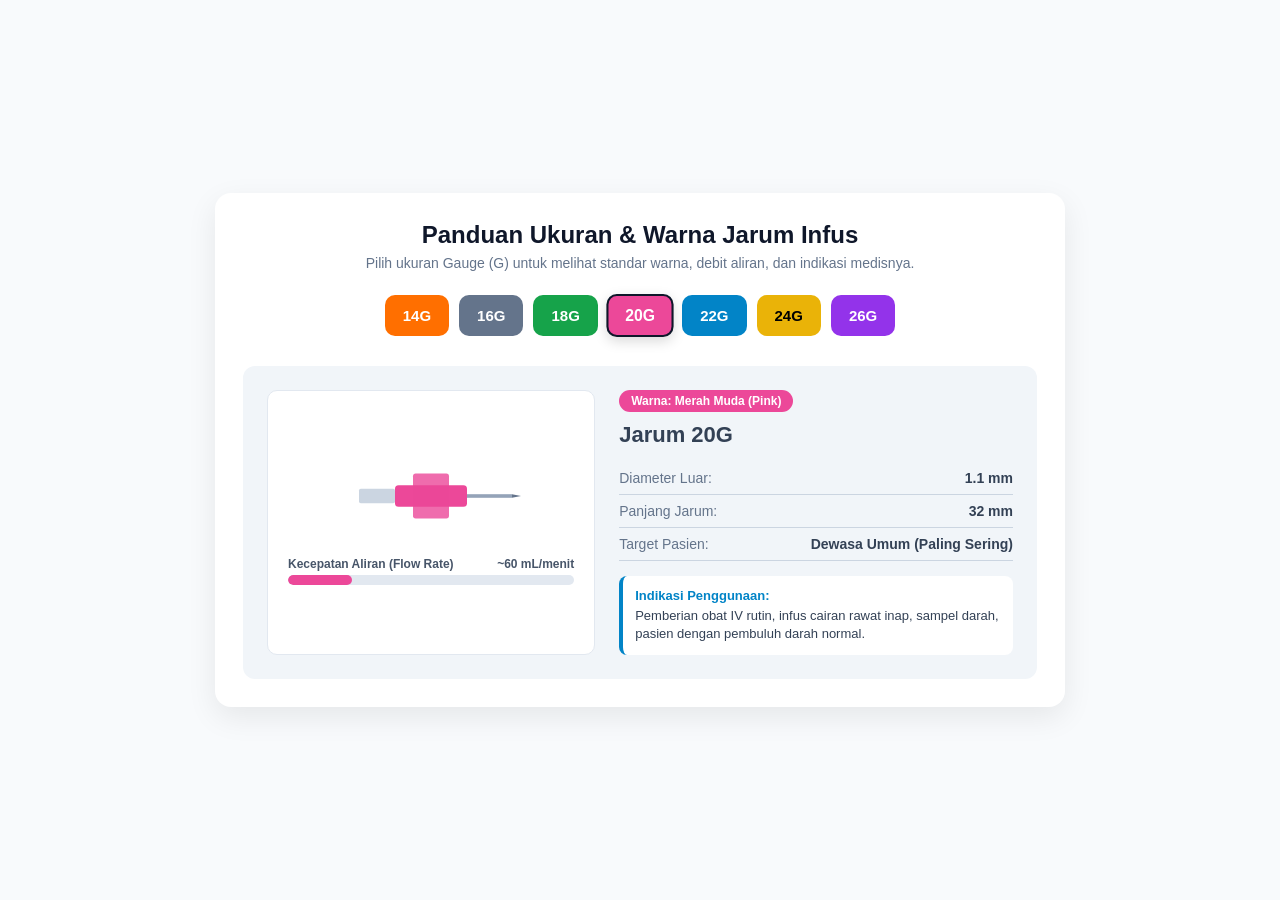
<file: html/3.html>
<!doctype html>
<html lang="id">
  <head>
    <meta charset="UTF-8" />
    <meta name="viewport" content="width=device-width, initial-scale=1.0" />
    <title>Panduan Ukuran & Warna Jarum Infus (Abocath)</title>
    <style>
      * {
        box-sizing: border-box;
        margin: 0;
        padding: 0;
        font-family: "Segoe UI", Tahoma, Geneva, Verdana, sans-serif;
      }
      body {
        background-color: #f8fafc;
        color: #334155;
        display: flex;
        justify-content: center;
        align-items: center;
        min-height: 100vh;
        padding: 20px;
      }
      .guide-card {
        background: #ffffff;
        width: 100%;
        max-width: 850px;
        border-radius: 16px;
        box-shadow: 0 10px 30px rgba(0, 0, 0, 0.08);
        padding: 28px;
      }
      .header {
        text-align: center;
        margin-bottom: 24px;
      }
      .header h2 {
        color: #0f172a;
        font-size: 24px;
        margin-bottom: 6px;
      }
      .header p {
        color: #64748b;
        font-size: 14px;
      }
      /* --- TOMBOL PILIHAN GAUGE --- */
      .gauge-selector {
        display: flex;
        justify-content: center;
        gap: 10px;
        flex-wrap: wrap;
        margin-bottom: 30px;
      }
      .btn-gauge {
        border: 2px solid transparent;
        padding: 10px 16px;
        border-radius: 10px;
        font-weight: 700;
        font-size: 15px;
        cursor: pointer;
        transition: all 0.2s ease;
        background: #e2e8f0;
        color: #334155;
      }
      .btn-gauge:hover {
        transform: translateY(-2px);
      }
      .btn-gauge.active {
        border-color: #0f172a;
        box-shadow: 0 4px 12px rgba(0, 0, 0, 0.15);
        transform: scale(1.05);
      }
      /* --- DISPLAY UTAMA --- */
      .display-grid {
        display: grid;
        grid-template-columns: 1fr 1.2fr;
        gap: 24px;
        background: #f1f5f9;
        padding: 24px;
        border-radius: 12px;
      }
      @media (max-width: 650px) {
        .display-grid {
          grid-template-columns: 1fr;
        }
      }
      /* Vektor SVG Jarum Infus */
      .visual-box {
        display: flex;
        flex-direction: column;
        align-items: center;
        justify-content: center;
        background: #ffffff;
        border-radius: 10px;
        padding: 20px;
        border: 1px solid #e2e8f0;
      }
      .needle-svg {
        width: 180px;
        height: auto;
        margin-bottom: 15px;
        transition: fill 0.3s ease;
      }
      /* Progress Bar Kecepatan Aliran */
      .flow-meter {
        width: 100%;
        margin-top: 10px;
      }
      .flow-label {
        display: flex;
        justify-content: space-between;
        font-size: 12px;
        font-weight: 600;
        margin-bottom: 4px;
        color: #475569;
      }
      .progress-bg {
        background: #e2e8f0;
        height: 10px;
        border-radius: 20px;
        overflow: hidden;
      }
      .progress-fill {
        height: 100%;
        width: 0%;
        border-radius: 20px;
        transition:
          width 0.4s ease,
          background-color 0.3s ease;
      }
      /* Detail Spesifikasi Medis */
      .details-box {
        display: flex;
        flex-direction: column;
        justify-content: center;
      }
      .badge-color {
        display: inline-block;
        padding: 4px 12px;
        border-radius: 20px;
        font-size: 12px;
        font-weight: 700;
        color: #fff;
        margin-bottom: 10px;
        width: fit-content;
      }
      .spec-list {
        list-style: none;
        margin-top: 10px;
      }
      .spec-item {
        display: flex;
        justify-content: space-between;
        padding: 8px 0;
        border-bottom: 1px solid #cbd5e1;
        font-size: 14px;
      }
      .spec-item span:first-child {
        color: #64748b;
      }
      .spec-item span:last-child {
        font-weight: 600;
      }
      .indication-box {
        margin-top: 15px;
        background: #ffffff;
        padding: 12px;
        border-radius: 8px;
        border-left: 4px solid #0284c7;
      }
      .indication-box h4 {
        font-size: 13px;
        color: #0284c7;
        margin-bottom: 4px;
      }
      .indication-box p {
        font-size: 13px;
        line-height: 1.4;
      }
    </style>
  </head>
  <body>
    <div class="guide-card">
      <div class="header">
        <h2>Panduan Ukuran & Warna Jarum Infus</h2>
        <p>
          Pilih ukuran Gauge (G) untuk melihat standar warna, debit aliran, dan
          indikasi medisnya.
        </p>
      </div>
      <!-- Pilihan Tombol Ukuran Jarum -->
      <div class="gauge-selector" id="button-container"></div>
      <!-- Tampilan Visual & Informasi Medis -->
      <div class="display-grid">
        <!-- Kolom Visual SVG -->
        <div class="visual-box">
          <!-- SVG Sederhana Ilustrasi Hub Kanula Infus -->
          <svg class="needle-svg" viewBox="0 0 200 80">
            <!-- Jarum Logam -->
            <rect x="140" y="38" width="50" height="4" fill="#94a3b8" />
            <polygon points="190,38 200,40 190,42" fill="#64748b" />
            <!-- Pangkal Plastik (Hub) - Warna Berganti Dinamis -->
            <rect
              id="hub-body"
              x="60"
              y="28"
              width="80"
              height="24"
              rx="4"
              fill="#ff6f00"
            />
            <rect
              id="hub-wing"
              x="80"
              y="15"
              width="40"
              height="50"
              rx="3"
              fill="#ff6f00"
              opacity="0.8"
            />
            <!-- Tutup Belakang (Luer Lock) -->
            <rect x="20" y="32" width="40" height="16" rx="2" fill="#cbd5e1" />
          </svg>
          <!-- Progress Bar Kecepatan Aliran -->
          <div class="flow-meter">
            <div class="flow-label">
              <span>Kecepatan Aliran (Flow Rate)</span>
              <span id="flow-text">0 mL/min</span>
            </div>
            <div class="progress-bg">
              <div class="progress-fill" id="flow-bar"></div>
            </div>
          </div>
        </div>
        <!-- Kolom Spesifikasi -->
        <div class="details-box">
          <span class="badge-color" id="badge-color">Warna Standar</span>
          <h3 id="gauge-title" style="font-size: 22px; margin-bottom: 4px">
            --
          </h3>
          <ul class="spec-list">
            <li class="spec-item">
              <span>Diameter Luar:</span>
              <span id="spec-diameter">-</span>
            </li>
            <li class="spec-item">
              <span>Panjang Jarum:</span>
              <span id="spec-length">-</span>
            </li>
            <li class="spec-item">
              <span>Target Pasien:</span>
              <span id="spec-target">-</span>
            </li>
          </ul>
          <div class="indication-box">
            <h4>Indikasi Penggunaan:</h4>
            <p id="spec-indications">-</p>
          </div>
        </div>
      </div>
    </div>
    <script>
      // DATA SPESIFIKASI ABOCATH (ISO Standard Colors)
      const cannulaData = [
        {
          gauge: "14G",
          colorName: "Oranye",
          hexColor: "#ff6f00",
          textColor: "#ffffff",
          diameter: "2.1 mm",
          length: "45 mm",
          flowRate: 270, // mL/min (Rata-rata)
          maxFlowRate: 270, // Nilai acuan max untuk bar 100%
          target: "Dewasa (Darurat Utama)",
          indications:
            "Resusitasi cairan sangat cepat, trauma berat, pendarahan masif, transfusi darah darurat.",
        },
        {
          gauge: "16G",
          colorName: "Abu-Abu",
          hexColor: "#64748b",
          textColor: "#ffffff",
          diameter: "1.7 mm",
          length: "45 mm",
          flowRate: 200,
          target: "Dewasa (Bedah/Trauma)",
          indications:
            "Operasi besar, pembedahan terbuka, transfusi darah cepat, resusitasi cairan masif.",
        },
        {
          gauge: "18G",
          colorName: "Hijau",
          hexColor: "#16a34a",
          textColor: "#ffffff",
          diameter: "1.3 mm",
          length: "45 mm",
          flowRate: 105,
          target: "Dewasa & Remaja",
          indications:
            "Transfusi darah rutin, pemberian nutrisi parenteral, CT Scan dengan kontras.",
        },
        {
          gauge: "20G",
          colorName: "Merah Muda (Pink)",
          hexColor: "#ec4899",
          textColor: "#ffffff",
          diameter: "1.1 mm",
          length: "32 mm",
          flowRate: 60,
          target: "Dewasa Umum (Paling Sering)",
          indications:
            "Pemberian obat IV rutin, infus cairan rawat inap, sampel darah, pasien dengan pembuluh darah normal.",
        },
        {
          gauge: "22G",
          colorName: "Biru",
          hexColor: "#0284c7",
          textColor: "#ffffff",
          diameter: "0.9 mm",
          length: "25 mm",
          flowRate: 36,
          target: "Anak, Lansia, Vena Kecil",
          indications:
            "Pasien dengan vena tipis/rapuh, lansia, anak-anak, infus obat dosis lambat.",
        },
        {
          gauge: "24G",
          colorName: "Kuning",
          hexColor: "#eab308",
          textColor: "#000000",
          diameter: "0.7 mm",
          length: "19 mm",
          flowRate: 20,
          target: "Bayi & Anak (Pediatrik)",
          indications:
            "Neonatus, bayi, anak kecil, pasien dengan vena sangat kecil dan rawan pecah.",
        },
        {
          gauge: "26G",
          colorName: "Ungu",
          hexColor: "#9333ea",
          textColor: "#ffffff",
          diameter: "0.6 mm",
          length: "19 mm",
          flowRate: 13,
          target: "Bayi Prematur / Neonatus",
          indications:
            "Bayi baru lahir berukuran sangat kecil, perawatan intensif neonatus (NICU).",
        },
      ];

      const buttonContainer = document.getElementById("button-container");

      // 1. Render Tombol Pilihan Secara Dinamis
      cannulaData.forEach((item, index) => {
        const btn = document.createElement("button");
        btn.className = `btn-gauge ${index === 3 ? "active" : ""}`; // Default aktif ke 20G (Pink)
        btn.innerText = item.gauge;
        btn.style.backgroundColor = item.hexColor;
        btn.style.color = item.textColor;
        btn.onclick = () => selectGauge(index);
        buttonContainer.appendChild(btn);
      });

      // 2. Fungsi Update UI saat Gauge Dipilih
      function selectGauge(index) {
        const data = cannulaData[index];

        // Highlight Tombol Aktif
        const buttons = document.querySelectorAll(".btn-gauge");
        buttons.forEach((btn, i) => {
          if (i === index) {
            btn.classList.add("active");
          } else {
            btn.classList.remove("active");
          }
        });

        // Update SVG Color
        document.getElementById("hub-body").setAttribute("fill", data.hexColor);
        document.getElementById("hub-wing").setAttribute("fill", data.hexColor);

        // Update Text & Specs
        document.getElementById("gauge-title").innerText =
          `Jarum ${data.gauge}`;
        document.getElementById("badge-color").innerText =
          `Warna: ${data.colorName}`;
        document.getElementById("badge-color").style.backgroundColor =
          data.hexColor;
        document.getElementById("badge-color").style.color = data.textColor;
        document.getElementById("spec-diameter").innerText = data.diameter;
        document.getElementById("spec-length").innerText = data.length;
        document.getElementById("spec-target").innerText = data.target;
        document.getElementById("spec-indications").innerText =
          data.indications;

        // Update Flow Meter Progress Bar (Berdasarkan max 270 mL/min)
        const percentage = (data.flowRate / 270) * 100;
        const flowBar = document.getElementById("flow-bar");
        flowBar.style.width = `${percentage}%`;
        flowBar.style.backgroundColor = data.hexColor;
        document.getElementById("flow-text").innerText =
          `~${data.flowRate} mL/menit`;
      }

      // Initialize Pertama Kali (20G Pink)
      selectGauge(3);
    </script>
  </body>
</html>
</file>
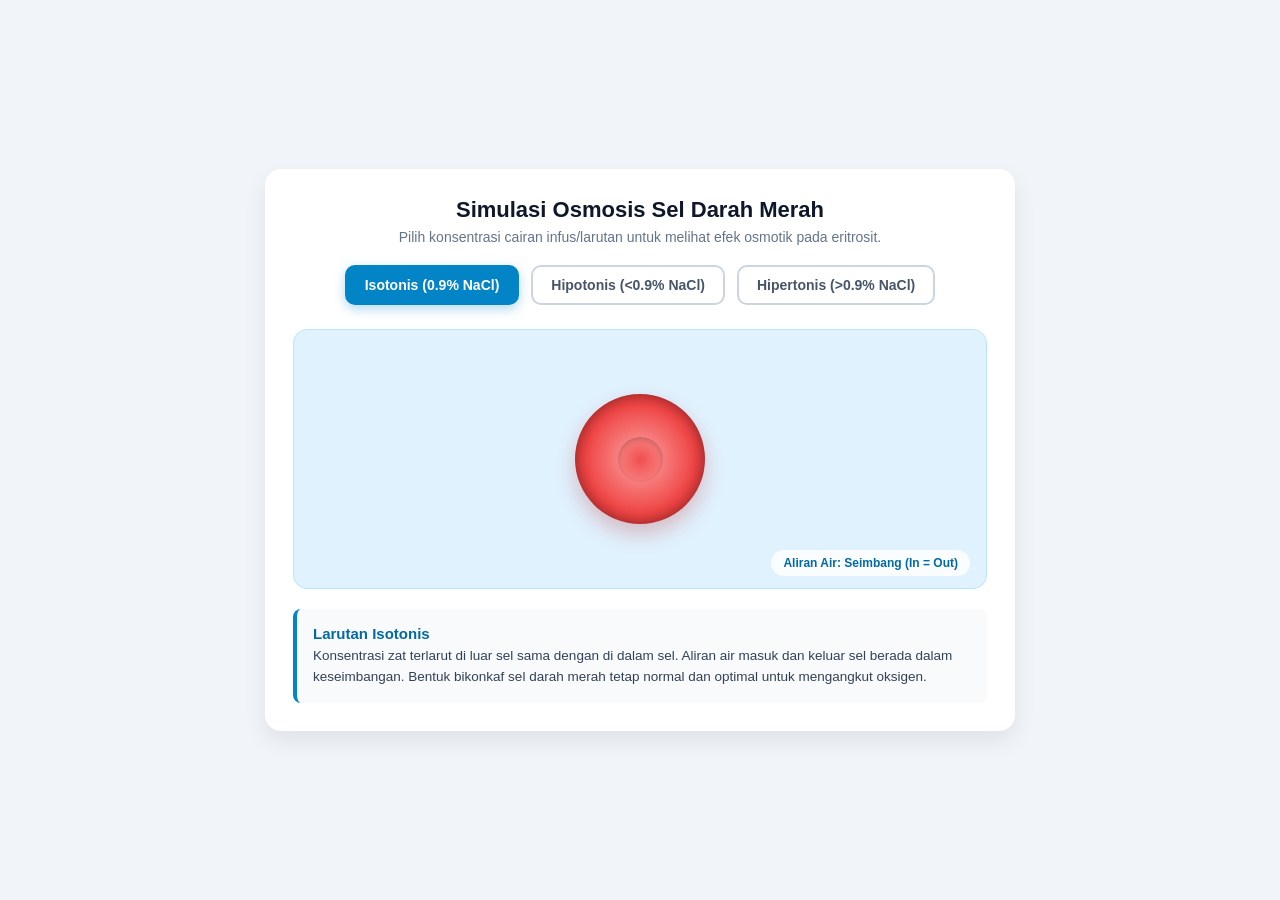
<file: html/4.html>
<!doctype html>
<html lang="id">
  <head>
    <meta charset="UTF-8" />
    <meta name="viewport" content="width=device-width, initial-scale=1.0" />
    <title>Visualizer Osmosis Sel Darah Merah</title>
    <style>
      * {
        box-sizing: border-box;
        margin: 0;
        padding: 0;
        font-family: "Segoe UI", Tahoma, Geneva, Verdana, sans-serif;
      }

      body {
        background-color: #f1f5f9;
        color: #1e293b;
        display: flex;
        justify-content: center;
        align-items: center;
        min-height: 100vh;
        padding: 20px;
      }

      .card {
        background: #ffffff;
        width: 100%;
        max-width: 750px;
        border-radius: 16px;
        box-shadow: 0 10px 25px rgba(0, 0, 0, 0.08);
        padding: 28px;
      }

      .header {
        text-align: center;
        margin-bottom: 20px;
      }

      .header h2 {
        color: #0f172a;
        font-size: 22px;
        margin-bottom: 6px;
      }

      .header p {
        color: #64748b;
        font-size: 14px;
      }

      /* --- CONTROLS --- */
      .controls {
        display: flex;
        justify-content: center;
        gap: 12px;
        margin-bottom: 24px;
        flex-wrap: wrap;
      }

      .btn-solution {
        padding: 10px 18px;
        border: 2px solid #cbd5e1;
        background: #ffffff;
        border-radius: 10px;
        font-weight: 700;
        font-size: 14px;
        color: #475569;
        cursor: pointer;
        transition: all 0.25s ease;
      }

      .btn-solution:hover {
        border-color: #0284c7;
        color: #0284c7;
      }

      .btn-solution.active {
        background: #0284c7;
        color: #ffffff;
        border-color: #0284c7;
        box-shadow: 0 4px 12px rgba(2, 132, 199, 0.3);
      }

      /* --- VISUALIZER CONTAINER --- */
      .solution-environment {
        height: 260px;
        border-radius: 14px;
        background-color: #e0f2fe; /* Default isotonic solution color */
        display: flex;
        justify-content: center;
        align-items: center;
        position: relative;
        overflow: hidden;
        transition: background-color 0.5s ease;
        border: 1px solid #bae6fd;
      }

      /* --- RED BLOOD CELL (RBC) STYLING --- */
      .rbc {
        width: 130px;
        height: 130px;
        background: radial-gradient(
          circle,
          #fca5a5 0%,
          #ef4444 60%,
          #991b1b 100%
        );
        box-shadow:
          inset 0 0 15px rgba(0, 0, 0, 0.3),
          0 10px 20px rgba(185, 28, 28, 0.25);
        transition: all 0.6s cubic-bezier(0.34, 1.56, 0.64, 1);
        position: relative;
        display: flex;
        justify-content: center;
        align-items: center;
      }

      /* Cekungan Bikonkaf (Tengah Sel) */
      .rbc::after {
        content: "";
        width: 45px;
        height: 45px;
        border-radius: 50%;
        background: radial-gradient(
          circle,
          rgba(239, 68, 68, 0.9) 0%,
          rgba(252, 165, 165, 0.4) 100%
        );
        box-shadow: inset 0 2px 5px rgba(0, 0, 0, 0.2);
        transition: all 0.6s ease;
      }

      /* STATE 1: ISOTONIS (NORMAL) */
      .rbc.isotonic {
        transform: scale(1);
        border-radius: 50%;
      }

      /* STATE 2: HIPOTONIS (MENGEMBANG / SWOLLEN) */
      .rbc.hypotonic {
        transform: scale(1.4);
        border-radius: 50%;
        background: radial-gradient(
          circle,
          #fca5a5 0%,
          #ef4444 80%,
          #b91c1c 100%
        );
        box-shadow:
          inset 0 0 5px rgba(0, 0, 0, 0.1),
          0 15px 30px rgba(185, 28, 28, 0.35);
      }
      .rbc.hypotonic::after {
        opacity: 0.2; /* Cekungan memudar karena sel meregang */
        transform: scale(1.3);
      }

      /* STATE 3: HIPERTONIS (MENGKERUT / CRENAITED) */
      .rbc.hypertonic {
        transform: scale(0.72);
        /* Membentuk lekukan spiky/keriput khas pengerutan sel darah */
        border-radius: 38% 62% 41% 59% / 55% 38% 62% 45%;
        background: radial-gradient(
          circle,
          #ef4444 0%,
          #991b1b 70%,
          #450a0a 100%
        );
        box-shadow:
          inset 0 0 20px rgba(0, 0, 0, 0.6),
          0 5px 10px rgba(0, 0, 0, 0.3);
        animation: crenatePulse 3s infinite alternate ease-in-out;
      }
      .rbc.hypertonic::after {
        opacity: 0.8;
        transform: scale(0.6);
        border-radius: 40% 60% 50% 50%;
      }

      @keyframes crenatePulse {
        0% {
          border-radius: 38% 62% 41% 59% / 55% 38% 62% 45%;
        }
        100% {
          border-radius: 45% 55% 58% 42% / 40% 58% 42% 60%;
        }
      }

      /* --- DIREKSI ALIRAN AIR (PANAH ANIMASI) --- */
      .water-flow-indicator {
        position: absolute;
        bottom: 12px;
        right: 16px;
        font-size: 12px;
        font-weight: 700;
        color: #0369a1;
        background: rgba(255, 255, 255, 0.85);
        padding: 6px 12px;
        border-radius: 20px;
      }

      /* --- INFO BOX --- */
      .info-box {
        margin-top: 20px;
        padding: 16px;
        background: #f8fafc;
        border-left: 4px solid #0284c7;
        border-radius: 8px;
      }

      .info-box h4 {
        color: #0369a1;
        font-size: 15px;
        margin-bottom: 4px;
      }

      .info-box p {
        font-size: 13.5px;
        line-height: 1.5;
        color: #334155;
      }
    </style>
  </head>
  <body>
    <div class="card">
      <div class="header">
        <h2>Simulasi Osmosis Sel Darah Merah</h2>
        <p>
          Pilih konsentrasi cairan infus/larutan untuk melihat efek osmotik pada
          eritrosit.
        </p>
      </div>

      <!-- Tombol Pilihan Larutan -->
      <div class="controls">
        <button class="btn-solution active" onclick="setSolution('isotonic')">
          Isotonis (0.9% NaCl)
        </button>
        <button class="btn-solution" onclick="setSolution('hypotonic')">
          Hipotonis (&lt;0.9% NaCl)
        </button>
        <button class="btn-solution" onclick="setSolution('hypertonic')">
          Hipertonis (&gt;0.9% NaCl)
        </button>
      </div>

      <!-- Wadah Larutan & Sel -->
      <div class="solution-environment" id="environment">
        <div class="rbc isotonic" id="cell"></div>
        <div class="water-flow-indicator" id="water-flow">
          Aliran Air: Seimbang (In = Out)
        </div>
      </div>

      <!-- Deskripsi Medis -->
      <div class="info-box">
        <h4 id="info-title">Larutan Isotonis</h4>
        <p id="info-desc">
          Konsentrasi zat terlarut di luar sel sama dengan di dalam sel. Aliran
          air masuk dan keluar sel berada dalam keseimbangan. Bentuk bikonkaf
          sel darah merah tetap normal dan optimal untuk mengangkut oksigen.
        </p>
      </div>
    </div>

    <script>
      const solutionData = {
        isotonic: {
          bgColor: "#e0f2fe",
          borderClr: "#bae6fd",
          flowText: "Aliran Air: Seimbang (Netral)",
          title: "Larutan Isotonis (e.g., NaCl 0.9% / Normal Saline)",
          desc: "Konsentrasi zat terlarut di dalam dan luar sel sama. Aliran air masuk dan keluar sel seimbang, sehingga sel mempertahankan bentuk bikonkaf alaminya tanpa risiko pecah atau mengkerut.",
        },
        hypotonic: {
          bgColor: "#f0f9ff",
          borderClr: "#7dd3fc",
          flowText: "Aliran Air: Masuk ke Dalam Sel (H2O In)",
          title: "Larutan Hipotonis (e.g., Akua Destilata / NaCl 0.45%)",
          desc: "Konsentrasi di luar sel lebih rendah dibanding di dalam sel. Air masuk ke dalam sel secara osmosis secara masif, membuat sel membengkak (*swollen*) dan berisiko pecah (*hemolisis*).",
        },
        hypertonic: {
          bgColor: "#bae6fd",
          borderClr: "#38bdf8",
          flowText: "Aliran Air: Keluar dari Sel (H2O Out)",
          title: "Larutan Hipertonis (e.g., NaCl 3% / Dextrose 10%)",
          desc: "Konsentrasi di luar sel lebih tinggi. Air ditarik keluar dari dalam sel menuju lingkungan luar, menyebabkan sel kehilangan volume, mengkerut, dan berbentuk keriput/spiky (*krenasi*).",
        },
      };

      function setSolution(type) {
        // Active Button Toggle
        const buttons = document.querySelectorAll(".btn-solution");
        buttons.forEach((btn) => btn.classList.remove("active"));
        event.target.classList.add("active");

        // Cell Class Update
        const cell = document.getElementById("cell");
        cell.className = `rbc ${type}`;

        // Environment Background & Info Update
        const env = document.getElementById("environment");
        const data = solutionData[type];

        env.style.backgroundColor = data.bgColor;
        env.style.borderColor = data.borderClr;

        document.getElementById("water-flow").innerText = data.flowText;
        document.getElementById("info-title").innerText = data.title;
        document.getElementById("info-desc").innerText = data.desc;
      }
    </script>
  </body>
</html>
</file>
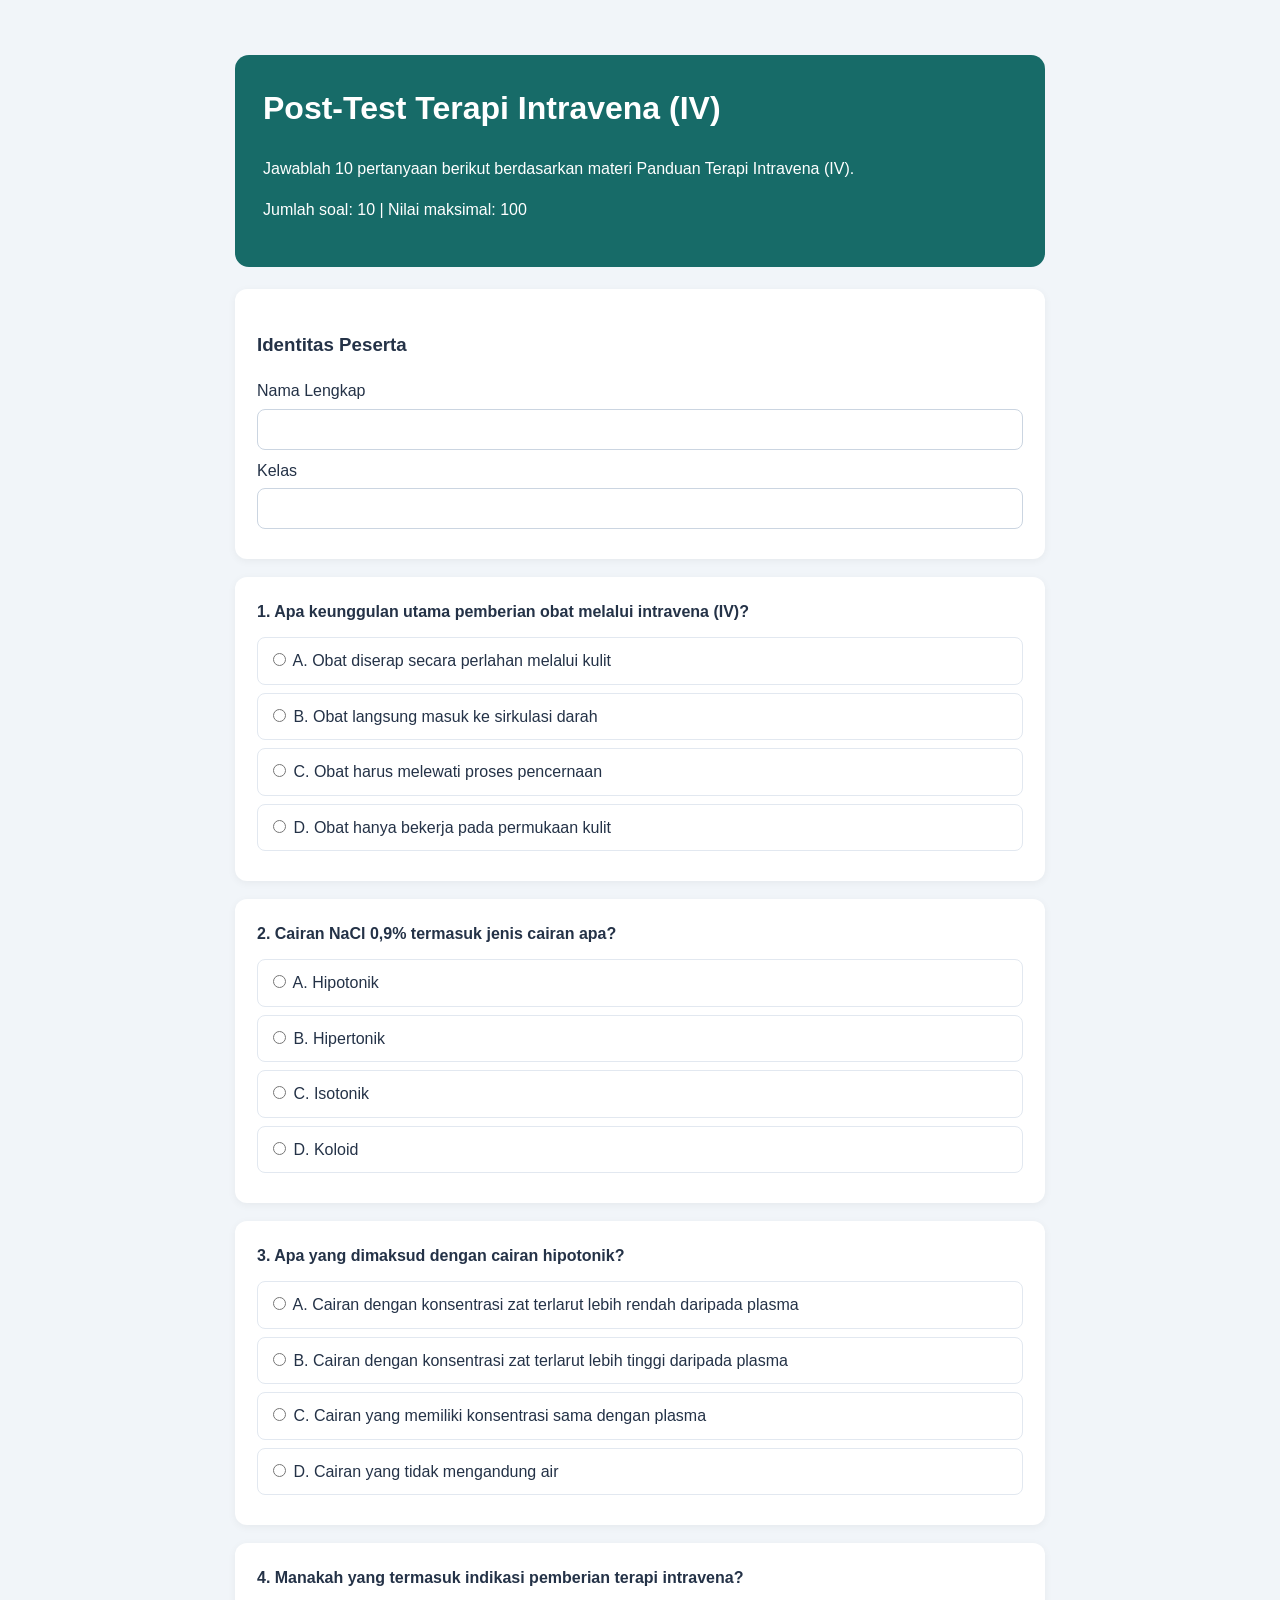
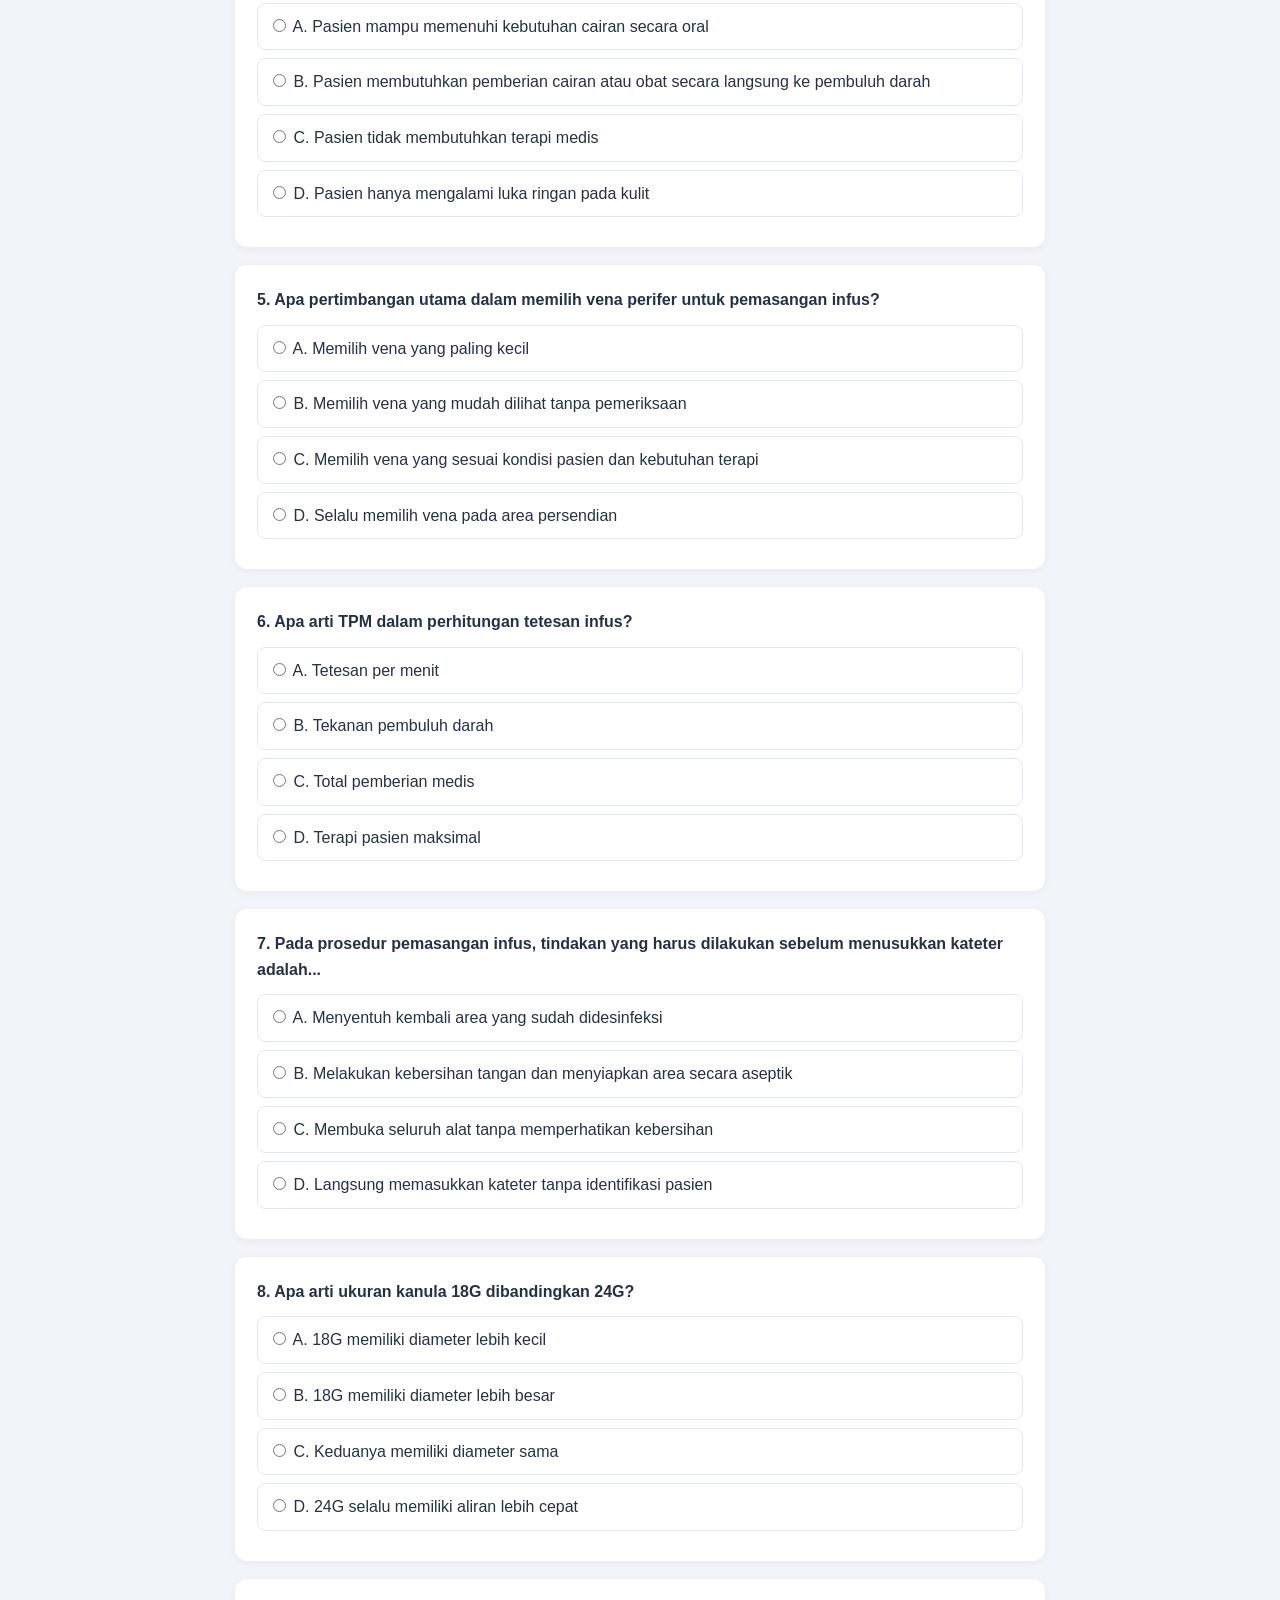
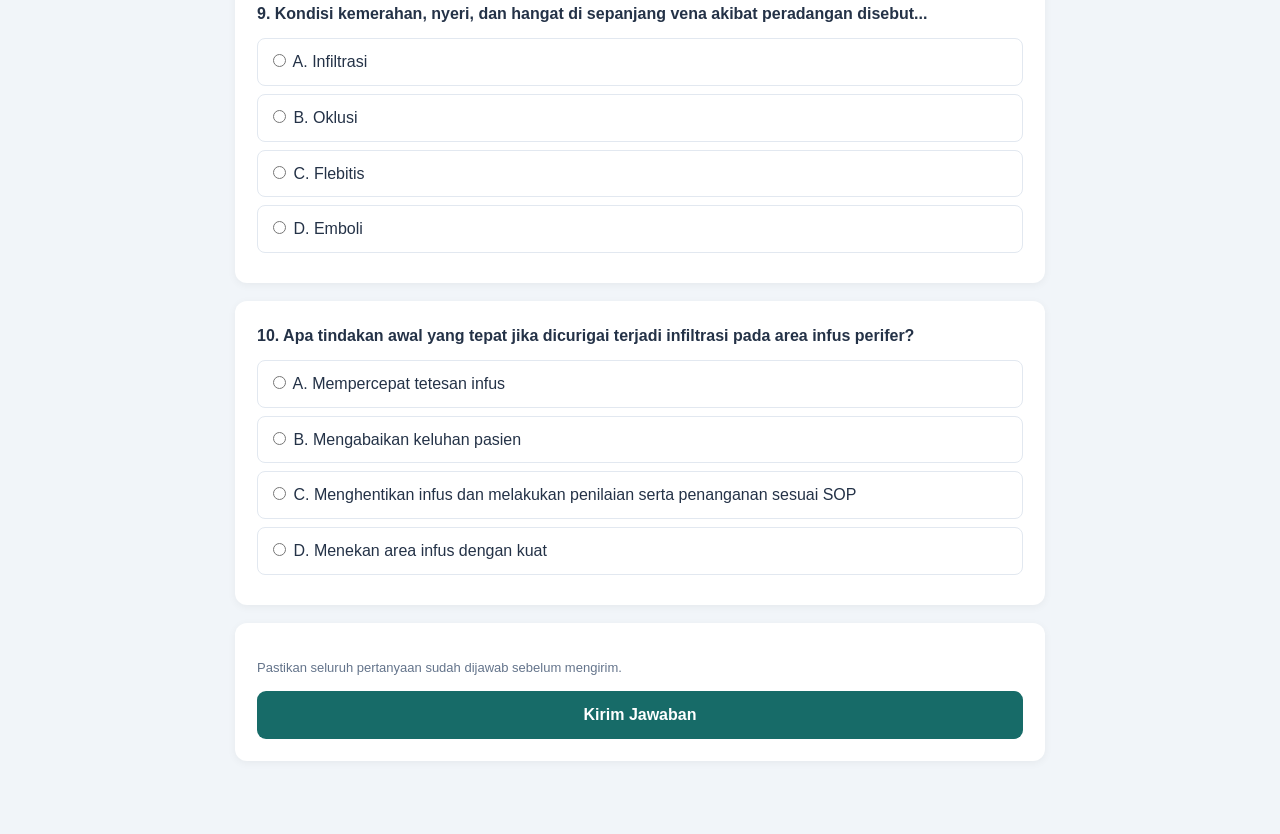
<file: html/5.html>
<!doctype html>
<html lang="id">
  <head>
    <meta charset="UTF-8" />
    <meta name="viewport" content="width=device-width, initial-scale=1.0" />
    <title>Post-Test Terapi Intravena</title>

    <style>
      * {
        box-sizing: border-box;
      }

      body {
        margin: 0;
        font-family: Arial, sans-serif;
        background: #f1f5f9;
        color: #243247;
        line-height: 1.6;
      }

      .container {
        max-width: 850px;
        margin: 35px auto;
        padding: 20px;
      }

      .header {
        background: #176b68;
        color: white;
        padding: 28px;
        border-radius: 14px;
        margin-bottom: 22px;
      }

      .header h1 {
        margin-top: 0;
      }

      .card {
        background: white;
        padding: 22px;
        margin-bottom: 18px;
        border-radius: 12px;
        box-shadow: 0 2px 8px #0000000d;
      }

      label {
        display: block;
        margin: 8px 0;
      }

      input[type="text"] {
        width: 100%;
        padding: 12px;
        border: 1px solid #cbd5e1;
        border-radius: 8px;
        margin-top: 5px;
      }

      .question {
        font-weight: bold;
        margin-bottom: 12px;
      }

      .option {
        display: block;
        padding: 10px;
        border: 1px solid #e2e8f0;
        border-radius: 8px;
        margin: 8px 0;
        cursor: pointer;
      }

      .option:hover {
        background: #ecfdf5;
      }

      button {
        width: 100%;
        padding: 15px;
        border: none;
        border-radius: 9px;
        background: #176b68;
        color: white;
        font-size: 16px;
        font-weight: bold;
        cursor: pointer;
      }

      button:hover {
        background: #10514f;
      }

      #hasil {
        display: none;
        background: #ecfdf5;
        padding: 20px;
        border-radius: 10px;
        margin-top: 20px;
        text-align: center;
      }

      .catatan {
        font-size: 13px;
        color: #64748b;
      }
    </style>
  </head>

  <body>
    <div class="container">
      <div class="header">
        <h1>Post-Test Terapi Intravena (IV)</h1>
        <p>
          Jawablah 10 pertanyaan berikut berdasarkan materi Panduan Terapi
          Intravena (IV).
        </p>
        <p>Jumlah soal: 10 | Nilai maksimal: 100</p>
      </div>

      <form id="quizForm">
        <div class="card">
          <h3>Identitas Peserta</h3>

          <label>
            Nama Lengkap
            <input type="text" id="nama" required />
          </label>

          <label>
            Kelas
            <input type="text" id="kelas" required />
          </label>
        </div>

        <div id="daftarSoal"></div>

        <div class="card">
          <p class="catatan">
            Pastikan seluruh pertanyaan sudah dijawab sebelum mengirim.
          </p>
          <button type="submit">Kirim Jawaban</button>
          <div id="hasil"></div>
        </div>
      </form>
    </div>

    <!-- Form tersembunyi untuk mengirim jawaban ke Google Forms -->
    <iframe name="googleFrame" id="googleFrame" style="display: none"></iframe>

    <form
      id="googleForm"
      method="POST"
      target="googleFrame"
      style="display: none"
    >
      <input type="hidden" name="entry.NAMA" id="gNama" />
      <input type="hidden" name="entry.KELAS" id="gKelas" />
      <input type="hidden" name="entry.NILAI" id="gNilai" />

      <input type="hidden" name="entry.SOAL1" id="g1" />
      <input type="hidden" name="entry.SOAL2" id="g2" />
      <input type="hidden" name="entry.SOAL3" id="g3" />
      <input type="hidden" name="entry.SOAL4" id="g4" />
      <input type="hidden" name="entry.SOAL5" id="g5" />
      <input type="hidden" name="entry.SOAL6" id="g6" />
      <input type="hidden" name="entry.SOAL7" id="g7" />
      <input type="hidden" name="entry.SOAL8" id="g8" />
      <input type="hidden" name="entry.SOAL9" id="g9" />
      <input type="hidden" name="entry.SOAL10" id="g10" />
    </form>

    <script>
      // ======================================
      // 1. KONFIGURASI GOOGLE FORMS
      // ======================================

      // Ganti dengan URL Google Form Anda.
      // URL harus berakhir dengan /formResponse

      const GOOGLE_FORM_URL =
        "https://docs.google.com/forms/d/e/FORM_ID_ANDA/formResponse";

      // Ganti NAMA, KELAS, NILAI, SOAL1 sampai SOAL10
      // dengan ID entry Google Forms yang sebenarnya.

      const ENTRY = {
        nama: "NAMA",
        kelas: "KELAS",
        nilai: "NILAI",
        soal: [
          "SOAL1",
          "SOAL2",
          "SOAL3",
          "SOAL4",
          "SOAL5",
          "SOAL6",
          "SOAL7",
          "SOAL8",
          "SOAL9",
          "SOAL10",
        ],
      };

      // ======================================
      // 2. DAFTAR SOAL POST-TEST
      // ======================================

      const soal = [
        {
          t: "Apa keunggulan utama pemberian obat melalui intravena (IV)?",
          o: [
            "Obat diserap secara perlahan melalui kulit",
            "Obat langsung masuk ke sirkulasi darah",
            "Obat harus melewati proses pencernaan",
            "Obat hanya bekerja pada permukaan kulit",
          ],
          k: 1,
        },
        {
          t: "Cairan NaCl 0,9% termasuk jenis cairan apa?",
          o: ["Hipotonik", "Hipertonik", "Isotonik", "Koloid"],
          k: 2,
        },
        {
          t: "Apa yang dimaksud dengan cairan hipotonik?",
          o: [
            "Cairan dengan konsentrasi zat terlarut lebih rendah daripada plasma",
            "Cairan dengan konsentrasi zat terlarut lebih tinggi daripada plasma",
            "Cairan yang memiliki konsentrasi sama dengan plasma",
            "Cairan yang tidak mengandung air",
          ],
          k: 0,
        },
        {
          t: "Manakah yang termasuk indikasi pemberian terapi intravena?",
          o: [
            "Pasien mampu memenuhi kebutuhan cairan secara oral",
            "Pasien membutuhkan pemberian cairan atau obat secara langsung ke pembuluh darah",
            "Pasien tidak membutuhkan terapi medis",
            "Pasien hanya mengalami luka ringan pada kulit",
          ],
          k: 1,
        },
        {
          t: "Apa pertimbangan utama dalam memilih vena perifer untuk pemasangan infus?",
          o: [
            "Memilih vena yang paling kecil",
            "Memilih vena yang mudah dilihat tanpa pemeriksaan",
            "Memilih vena yang sesuai kondisi pasien dan kebutuhan terapi",
            "Selalu memilih vena pada area persendian",
          ],
          k: 2,
        },
        {
          t: "Apa arti TPM dalam perhitungan tetesan infus?",
          o: [
            "Tetesan per menit",
            "Tekanan pembuluh darah",
            "Total pemberian medis",
            "Terapi pasien maksimal",
          ],
          k: 0,
        },
        {
          t: "Pada prosedur pemasangan infus, tindakan yang harus dilakukan sebelum menusukkan kateter adalah...",
          o: [
            "Menyentuh kembali area yang sudah didesinfeksi",
            "Melakukan kebersihan tangan dan menyiapkan area secara aseptik",
            "Membuka seluruh alat tanpa memperhatikan kebersihan",
            "Langsung memasukkan kateter tanpa identifikasi pasien",
          ],
          k: 1,
        },
        {
          t: "Apa arti ukuran kanula 18G dibandingkan 24G?",
          o: [
            "18G memiliki diameter lebih kecil",
            "18G memiliki diameter lebih besar",
            "Keduanya memiliki diameter sama",
            "24G selalu memiliki aliran lebih cepat",
          ],
          k: 1,
        },
        {
          t: "Kondisi kemerahan, nyeri, dan hangat di sepanjang vena akibat peradangan disebut...",
          o: ["Infiltrasi", "Oklusi", "Flebitis", "Emboli"],
          k: 2,
        },
        {
          t: "Apa tindakan awal yang tepat jika dicurigai terjadi infiltrasi pada area infus perifer?",
          o: [
            "Mempercepat tetesan infus",
            "Mengabaikan keluhan pasien",
            "Menghentikan infus dan melakukan penilaian serta penanganan sesuai SOP",
            "Menekan area infus dengan kuat",
          ],
          k: 2,
        },
      ];

      // ======================================
      // 3. TAMPILKAN SOAL
      // ======================================

      const daftar = document.getElementById("daftarSoal");

      soal.forEach((s, i) => {
        let html = `
    <div class="card">
      <div class="question">
        ${i + 1}. ${s.t}
      </div>
  `;

        s.o.forEach((pilihan, j) => {
          html += `
      <label class="option">
        <input type="radio" name="soal${i}" value="${j}" required>
        ${String.fromCharCode(65 + j)}. ${pilihan}
      </label>
    `;
        });

        html += "</div>";
        daftar.innerHTML += html;
      });

      // ======================================
      // 4. PROSES JAWABAN DAN NILAI
      // ======================================

      document
        .getElementById("quizForm")
        .addEventListener("submit", function (e) {
          e.preventDefault();

          if (!this.reportValidity()) return;

          const nama = document.getElementById("nama").value.trim();
          const kelas = document.getElementById("kelas").value.trim();

          if (!nama || !kelas) {
            alert("Nama dan kelas wajib diisi.");
            return;
          }

          let benar = 0;
          let jawaban = [];

          soal.forEach((s, i) => {
            const pilihan = document.querySelector(
              `input[name="soal${i}"]:checked`,
            );

            const nilai = Number(pilihan.value);
            jawaban.push(nilai);

            if (nilai === s.k) benar++;
          });

          const nilaiAkhir = benar * 10;

          // Tampilkan nilai di halaman
          const hasil = document.getElementById("hasil");
          hasil.style.display = "block";
          hasil.innerHTML = `
    <h2>Post-test selesai!</h2>
    <h1>${nilaiAkhir}/100</h1>
    <p>Jawaban benar: ${benar} dari 10 soal.</p>
    <p>Terima kasih telah mengerjakan post-test.</p>
  `;

          // ==================================
          // 5. KIRIM KE GOOGLE FORMS
          // ==================================

          const gForm = document.getElementById("googleForm");

          gForm.action = GOOGLE_FORM_URL;

          document.getElementById("gNama").name = "entry." + ENTRY.nama;
          document.getElementById("gNama").value = nama;

          document.getElementById("gKelas").name = "entry." + ENTRY.kelas;
          document.getElementById("gKelas").value = kelas;

          document.getElementById("gNilai").name = "entry." + ENTRY.nilai;
          document.getElementById("gNilai").value = nilaiAkhir;

          jawaban.forEach((j, i) => {
            const input = document.getElementById("g" + (i + 1));
            input.name = "entry." + ENTRY.soal[i];
            input.value = String.fromCharCode(65 + j) + ". " + soal[i].o[j];
          });

          // Kirim data ke Google Forms
          gForm.submit();

          // Cegah pengiriman berulang
          const tombol = document.querySelector(
            '#quizForm button[type="submit"]',
          );
          tombol.disabled = true;
          tombol.textContent = "Jawaban sudah dikirim";
          tombol.style.background = "#64748b";

          hasil.scrollIntoView({ behavior: "smooth" });
        });
    </script>
  </body>
</html>
</file>
<file: css/style.css>
:root {
  --bg: #f0fdf4;
  --bg-soft: #f8fafc;
  --panel: #ffffff;
  --panel-alt: #e0f2fe;
  --panel-muted: #f1f5f9;
  --text: #1e293b;
  --text-strong: #0f172a;
  --text-soft: #475569;
  --text-muted: #64748b;
  --primary: #0284c7;
  --primary-dark: #0369a1;
  --primary-soft: #e0f2fe;
  --border: #cbd5e1;
  --border-soft: #e2e8f0;
  --water: #0284c7;
}

/* --- STYLES DASAR & LAYOUT --- */
* {
  box-sizing: border-box;
  font-family: "Open Sans", sans-serif;
  margin: 0;
  padding: 0;
}
body {
  background-color: var(--bg);
  color: var(--text);
  display: flex;
  justify-content: center;
  align-items: center;
  text-align: justify;
  text-justify: inter-word;
  min-height: 100vh;
  padding: 20px;
  flex-direction: column;
}
.calculator-layout {
  display: grid;
  grid-template-columns: 1fr 1fr;
  gap: 30px;
}
@media (max-width: 650px) {
  .calculator-layout {
    grid-template-columns: 1fr;
  }
}
#calculator-title {
  grid-column: 1 / -1;
  text-align: center;
}
/* --- FORM INPUT --- */
.form-group {
  margin-bottom: 15px;
}
label {
  display: block;
  font-size: 14px;
  font-weight: 600;
  margin-bottom: 6px;
  color: var(--text-soft);
}
input,
select {
  width: 100%;
  padding: 10px 12px;
  border: 1px solid var(--border);
  border-radius: 8px;
  font-size: 14px;
  outline: none;
  transition: border 0.2s;
}
input:focus,
select:focus {
  border-color: var(--primary);
}
button {
  width: 100%;
  padding: 12px;
  background-color: var(--primary);
  color: white;
  border: none;
  border-radius: 8px;
  font-weight: bold;
  font-size: 15px;
  cursor: pointer;
  transition: background 0.2s;
  margin-top: 10px;
}
button:hover {
  background-color: var(--primary-dark);
}
/* --- HASIL KHUSUS --- */
.result-box {
  margin-top: 20px;
  padding: 15px;
  background-color: var(--panel-alt);
  border-left: 4px solid var(--primary);
  border-radius: 6px;
}
.result-box h4 {
  color: var(--primary-dark);
  font-size: 14px;
}
.result-value {
  font-size: 28px;
  font-weight: bold;
  color: var(--primary);
  margin: 5px 0;
}
/* --- ANIMASI TABUNG INFUS (DRIP CHAMBER) --- */
.visualizer {
  display: flex;
  flex-direction: column;
  align-items: center;
  justify-content: center;
  background: var(--bg-soft);
  border-radius: 12px;
  padding: 20px;
  border: 1px solid var(--border-soft);
}
.drip-chamber {
  width: 70px;
  height: 180px;
  border: 3px solid var(--border);
  border-radius: 12px;
  position: relative;
  background: rgba(255, 255, 255, 0.8);
  overflow: hidden;
  box-shadow: inset 0 0 10px rgba(0, 0, 0, 0.05);
}
/* Jarum penetes atas */
.nozzle {
  width: 8px;
  height: 18px;
  background: #94a3b8;
  position: absolute;
  top: 0;
  left: 50%;
  transform: translateX(-50%);
  border-bottom-left-radius: 4px;
  border-bottom-right-radius: 4px;
}
/* SVG Tetesan Air */
.water-drop {
  width: 14px;
  height: 14px;
  position: absolute;
  top: 18px;
  left: 50%;
  margin-left: -7px;
  fill: var(--water);
  opacity: 0; /* Tersembunyi sebelum dihitung */
}
/* Animasi Jatuh */
@keyframes dropFall {
  0% {
    top: 18px;
    opacity: 1;
    transform: scale(1);
  }
  80% {
    top: 140px;
    opacity: 1;
    transform: scale(1);
  }
  100% {
    top: 150px;
    opacity: 0;
    transform: scale(1.6, 0.4); /* Efek memercik saat kena genangan */
  }
}
/* Genangan Air di Bawah Tabung */
.liquid-pool {
  position: absolute;
  bottom: 0;
  width: 100%;
  height: 25px;
  background-color: rgba(2, 132, 199, 0.3);
  border-top: 1px solid var(--primary);
}
.visual-status {
  margin-top: 15px;
  font-size: 13px;
  color: var(--text-muted);
  text-align: center;
}

/* Simulasi Ukuran & Warna Jarum Infus */

.article-tools {
  display: flex;
  flex-wrap: wrap;
  justify-content: center;
  gap: 12px;
  width: 100%;
  margin-bottom: 24px;
}
.article-tools a {
  padding: 10px 16px;
  border-radius: 8px;
  background: var(--primary);
  color: #ffffff;
  font-weight: 600;
  text-decoration: none;
}
.article-tools a:hover,
.article-tools a:focus-visible {
  background: var(--primary-dark);
}
.osmosis-simulator,
.gauge-guide,
.calculator-section {
  width: 100%;
  margin: 24px auto;
  color: #334155;
  max-width: 900px;
}
.osmosis-card,
.gauge-card,
.calculator-card {
  width: 100%;
  padding: 28px;
  border-radius: 16px;
  background: var(--panel);
  box-shadow: 0 10px 25px rgba(0, 0, 0, 0.08);
}
.osmosis-header,
.gauge-header {
  margin-bottom: 20px;
  text-align: center;
}
.osmosis-header h3,
.gauge-header h3,
.kalkulator-header h3 {
  margin-bottom: 6px;
  color: var(--text-strong);
  font-size: 22px;
}
.osmosis-header p,
.gauge-header p {
  color: var(--text-muted);
  font-size: 14px;
}
.osmosis-controls,
.gauge-selector {
  display: flex;
  flex-wrap: wrap;
  justify-content: center;
  gap: 10px;
  margin-bottom: 24px;
}
.osmosis-button,
.gauge-button {
  width: auto;
  margin-top: 0;
  padding: 10px 16px;
  border: 2px solid var(--border);
  border-radius: 10px;
  background: var(--panel);
  color: var(--text-soft);
  font-size: 14px;
  font-weight: 700;
}
.osmosis-button:hover,
.osmosis-button:focus-visible {
  border-color: var(--primary);
  background: var(--panel);
  color: var(--primary);
}
.osmosis-button.active {
  border-color: var(--primary);
  background: var(--primary);
  color: #ffffff;
  box-shadow: 0 4px 12px rgba(2, 132, 199, 0.3);
}
.gauge-button {
  border-color: transparent;
  background: #e2e8f0;
  color: #334155;
  font-size: 15px;
  transition:
    transform 0.2s ease,
    box-shadow 0.2s ease;
}
.gauge-button:hover {
  transform: translateY(-2px);
}
.gauge-button.active {
  border-color: #0f172a;
  box-shadow: 0 4px 12px rgba(0, 0, 0, 0.15);
  transform: scale(1.05);
}
.osmosis-environment {
  position: relative;
  display: flex;
  height: 260px;
  justify-content: center;
  align-items: center;
  overflow: hidden;
  border: 1px solid #bae6fd;
  border-radius: 14px;
  background: var(--panel-alt);
  transition:
    background-color 0.5s ease,
    border-color 0.5s ease;
}
.osmosis-cell {
  position: relative;
  display: flex;
  width: 130px;
  height: 130px;
  justify-content: center;
  align-items: center;
  border-radius: 50%;
  background: radial-gradient(circle, #fca5a5 0%, #ef4444 60%, #991b1b 100%);
  box-shadow:
    inset 0 0 15px rgba(0, 0, 0, 0.3),
    0 10px 20px rgba(185, 28, 28, 0.25);
  transition: all 0.6s cubic-bezier(0.34, 1.56, 0.64, 1);
}
.osmosis-cell::after {
  width: 45px;
  height: 45px;
  border-radius: 50%;
  background: radial-gradient(
    circle,
    rgba(239, 68, 68, 0.9) 0%,
    rgba(252, 165, 165, 0.4) 100%
  );
  box-shadow: inset 0 2px 5px rgba(0, 0, 0, 0.2);
  content: "";
  transition: all 0.6s ease;
}
.osmosis-cell.hypotonic {
  transform: scale(1.4);
  background: radial-gradient(circle, #fca5a5 0%, #ef4444 80%, #b91c1c 100%);
  box-shadow:
    inset 0 0 5px rgba(0, 0, 0, 0.1),
    0 15px 30px rgba(185, 28, 28, 0.35);
}
.osmosis-cell.hypotonic::after {
  opacity: 0.2;
  transform: scale(1.3);
}
.osmosis-cell.hypertonic {
  transform: scale(0.72);
  border-radius: 38% 62% 41% 59% / 55% 38% 62% 45%;
  animation: osmosis-crenate-pulse 3s infinite alternate ease-in-out;
  background: radial-gradient(circle, #ef4444 0%, #991b1b 70%, #450a0a 100%);
  box-shadow:
    inset 0 0 20px rgba(0, 0, 0, 0.6),
    0 5px 10px rgba(0, 0, 0, 0.3);
}
.osmosis-cell.hypertonic::after {
  transform: scale(0.6);
  border-radius: 40% 60% 50% 50%;
  opacity: 0.8;
}
@keyframes osmosis-crenate-pulse {
  0% {
    border-radius: 38% 62% 41% 59% / 55% 38% 62% 45%;
  }
  100% {
    border-radius: 45% 55% 58% 42% / 40% 58% 42% 60%;
  }
}
.osmosis-water-flow {
  position: absolute;
  right: 16px;
  bottom: 12px;
  padding: 6px 12px;
  border-radius: 20px;
  background: rgba(255, 255, 255, 0.85);
  color: var(--primary-dark);
  font-size: 12px;
  font-weight: 700;
}
.osmosis-info {
  margin-top: 20px;
  padding: 16px;
  border-left: 4px solid var(--primary);
  border-radius: 8px;
  background: var(--bg-soft);
}
.osmosis-info h4 {
  margin-bottom: 4px;
  color: var(--primary-dark);
  font-size: 15px;
}
.osmosis-info p,
.gauge-indication-box p {
  color: #334155;
  font-size: 13.5px;
  line-height: 1.5;
}
.gauge-display-grid {
  display: grid;
  grid-template-columns: 1fr 1.2fr;
  gap: 24px;
  padding: 24px;
  border-radius: 12px;
  background: var(--panel-muted);
}
.gauge-visual-box {
  display: flex;
  flex-direction: column;
  justify-content: center;
  align-items: center;
  padding: 20px;
  border: 1px solid var(--border-soft);
  border-radius: 10px;
  background: var(--panel);
}
.gauge-needle-svg {
  width: 180px;
  height: auto;
  margin-bottom: 15px;
}
.gauge-flow-meter {
  width: 100%;
  margin-top: 10px;
}
.gauge-flow-label {
  display: flex;
  justify-content: space-between;
  margin-bottom: 4px;
  color: #475569;
  font-size: 12px;
  font-weight: 600;
}
.gauge-progress-bg {
  height: 10px;
  overflow: hidden;
  border-radius: 20px;
  background: #e2e8f0;
}
.gauge-progress-fill {
  width: 0;
  height: 100%;
  border-radius: 20px;
  transition:
    width 0.4s ease,
    background-color 0.3s ease;
}
.gauge-details-box {
  display: flex;
  flex-direction: column;
  justify-content: center;
}
.gauge-badge {
  display: inline-block;
  width: fit-content;
  margin-bottom: 10px;
  padding: 4px 12px;
  border-radius: 20px;
  color: #ffffff;
  font-size: 12px;
  font-weight: 700;
}
.gauge-details-box > h4 {
  margin-bottom: 4px;
  font-size: 22px;
}
.gauge-spec-list {
  margin-top: 10px;
  list-style: none;
}
.gauge-spec-item {
  display: flex;
  justify-content: space-between;
  gap: 12px;
  padding: 8px 0;
  border-bottom: 1px solid var(--border);
  font-size: 14px;
}
.gauge-spec-item span:first-child {
  color: var(--text-muted);
}
.gauge-spec-item span:last-child {
  font-weight: 600;
  text-align: right;
}
.gauge-indication-box {
  margin-top: 15px;
  padding: 12px;
  border-left: 4px solid var(--primary);
  border-radius: 8px;
  background: var(--panel);
}
.gauge-indication-box h4 {
  margin-bottom: 4px;
  color: var(--primary);
  font-size: 13px;
}
@media (max-width: 650px) {
  .osmosis-card,
  .gauge-card {
    padding: 20px;
  }
  .osmosis-controls {
    flex-direction: column;
  }
  .osmosis-button {
    width: 100%;
  }
  .gauge-display-grid {
    grid-template-columns: 1fr;
    padding: 16px;
  }
}
.author-info tr .title {
  font-weight: bold;
  width: 140px;
}
.author-info tr .text {
  padding-left: 10px;
  text-align: left;
}
.blog-content,
.blog-references {
  width: 100%;
  max-width: 900px;
  display: flex;
  gap: 1rem;
  flex-direction: column;
  word-wrap: break-word;
}
.blog-content p {
  text-indent: 2rem;
}
.anatomy-image {
  width: 100%;
  margin: 0 0 1rem;
  text-align: center;
}
.anatomy-image img {
  display: block;
  width: 100%;
  max-width: 595px;
  margin: 0 auto;
  border: 1px solid var(--border-soft);
  border-radius: 12px;
  background: var(--panel);
  object-fit: contain;
}
.blog-content figcaption {
  margin-top: 0.5rem;
  color: var(--text-muted);
  font-size: 0.9rem;
  text-align: center;
}
.cite {
  color: var(--text) !important;
  text-decoration: none;
}
h1,
h2,
h3,
h4,
h5,
h6 {
  text-align: left;
  text-justify: unset;
}
h1 {
  font-size: 30px;
}
.blog-content ul,
.blog-content ol {
  margin-left: 20px;
  margin-bottom: 15px;
}
.blog-content q {
  border-color: var(--text-soft);
  color: var(--text-soft);
  border-width: 0 0 0 1px;
  border-style: solid;
  font-style: normal;
  padding-left: clamp(1rem, 2vw, 2rem);
}
.blog-references a,
.blog-content a {
  color: var(--primary);
  text-decoration: none;
}
.table-responsive {
  overflow-x: auto;
  -webkit-overflow-scrolling: touch;
}
.table-responsive table {
  border-collapse: collapse;
  width: 100%;
  table-layout: auto;
  border-radius: 30px;
}
.table-responsive td,
.table-responsive th {
  border: 1px solid;
  padding: 0.5em;
}
.table-responsive th {
  text-align: center;
  background-color: var(--panel-alt);
}
.formula-box {
  display: flex;
  flex-direction: column;
  justify-content: center;
  align-items: center;
  padding: 12px;
  border-radius: 8px;
  background-color: var(--panel-alt);
  gap: 10px;
}
.formula-box strong {
  color: var(--primary-dark);
}

.site-footer {
  width: 100%;
  max-width: 900px;
  margin: 2rem auto 0;
  padding: 1.5rem 1rem;
  border-top: 1px solid var(--border);
  color: var(--text-muted);
  text-align: center;
}
.footer-links {
  display: flex;
  flex-wrap: wrap;
  justify-content: center;
  gap: 0.75rem 1.25rem;
  margin-bottom: 1rem;
}
.footer-links a {
  color: var(--primary-dark);
  font-weight: 600;
  text-decoration: none;
}
.footer-links a:hover,
.footer-links a:focus-visible {
  color: var(--primary);
  text-decoration: underline;
}
.footer-copyright {
  margin-bottom: 0.35rem;
}
.footer-note {
  font-size: 0.9rem;
  font-style: italic;
}

.post-test {
  display: flex;
  flex-direction: column;
  gap: 1rem;
  width: 100%;
  max-width: 900px;
  text-align: left;
}
.post-test__header {
  padding: 28px;
  border-radius: 14px;
  background: #176b68;
  color: #fff;
}
.post-test__header h2 {
  margin-bottom: 0.75rem;
}
.post-test__header p + p {
  margin-top: 0.5rem;
}
.post-test__card {
  margin-bottom: 0.25rem;
  padding: 22px;
  border-radius: 12px;
  background: var(--panel);
  box-shadow: 0 2px 8px #0000000d;
}
.post-test__identity h3 {
  margin-bottom: 1rem;
}
.post-test__identity label {
  display: block;
  margin: 0.75rem 0;
  text-align: left;
}
.post-test__identity input[type="text"] {
  display: block;
  margin-top: 5px;
}
.post-test__question {
  margin-bottom: 0.75rem;
  font-weight: 700;
}
.post-test__option {
  display: flex;
  align-items: flex-start;
  gap: 0.5rem;
  margin: 0.5rem 0;
  padding: 10px;
  border: 1px solid var(--border-soft);
  border-radius: 8px;
  cursor: pointer;
  font-weight: 400;
  text-align: left;
}
.post-test__option:hover {
  background: #ecfdf5;
}
.post-test__option input[type="radio"] {
  flex: 0 0 auto;
  width: auto;
  margin-top: 0.3rem;
  padding: 0;
}
.post-test__feedback-question {
  margin: 0;
  padding: 1rem 0;
  border: 0;
  border-bottom: 1px solid var(--border-soft);
}
.post-test__feedback-question:last-child {
  border-bottom: 0;
}
.post-test__feedback-question legend {
  margin-bottom: 0.75rem;
  font-weight: 700;
}
.post-test__scale {
  display: flex;
  gap: 0.15rem;
}
.post-test__scale label {
  display: flex;
  align-items: center;
  justify-content: center;
  width: 2.5rem;
  min-height: 2.5rem;
  cursor: pointer;
}
.post-test__scale input[type="radio"] {
  position: absolute;
  width: 1px;
  height: 1px;
  overflow: hidden;
  clip: rect(0, 0, 0, 0);
  white-space: nowrap;
  clip-path: inset(50%);
}
.post-test__scale label:focus-within {
  border-radius: 6px;
  outline: 2px solid var(--primary);
  outline-offset: 2px;
}
.post-test__star {
  color: #8a9694;
  font-size: 2rem;
  line-height: 1;
  transition:
    color 0.15s ease,
    transform 0.15s ease;
}
.post-test__scale label:hover .post-test__star,
.post-test__scale label.is-active .post-test__star {
  color: #e5a900;
}
.post-test__scale label:hover .post-test__star {
  transform: scale(1.12);
}
.post-test__rating-score {
  display: inline-block;
  margin-top: 0.35rem;
  color: var(--text-muted);
  font-size: 0.9rem;
  font-weight: 600;
}
.post-test button {
  margin-top: 0;
  padding: 15px;
  border-radius: 9px;
  background: #176b68;
  font-size: 16px;
}
.post-test button:hover {
  background: #10514f;
}
.post-test button:disabled {
  background: var(--text-muted);
  cursor: not-allowed;
}
.post-test__note {
  margin-bottom: 0.75rem;
  color: var(--text-muted);
  font-size: 13px;
  text-align: left;
}
#post-test-result {
  display: none;
  margin-top: 1.25rem;
  padding: 20px;
  border-radius: 10px;
  background: #ecfdf5;
  text-align: center;
}
#post-test-result h2 {
  margin-bottom: 0.5rem;
}
.post-test__score {
  margin-bottom: 0.5rem;
  font-size: 2rem;
  font-weight: 700;
}
</file>
